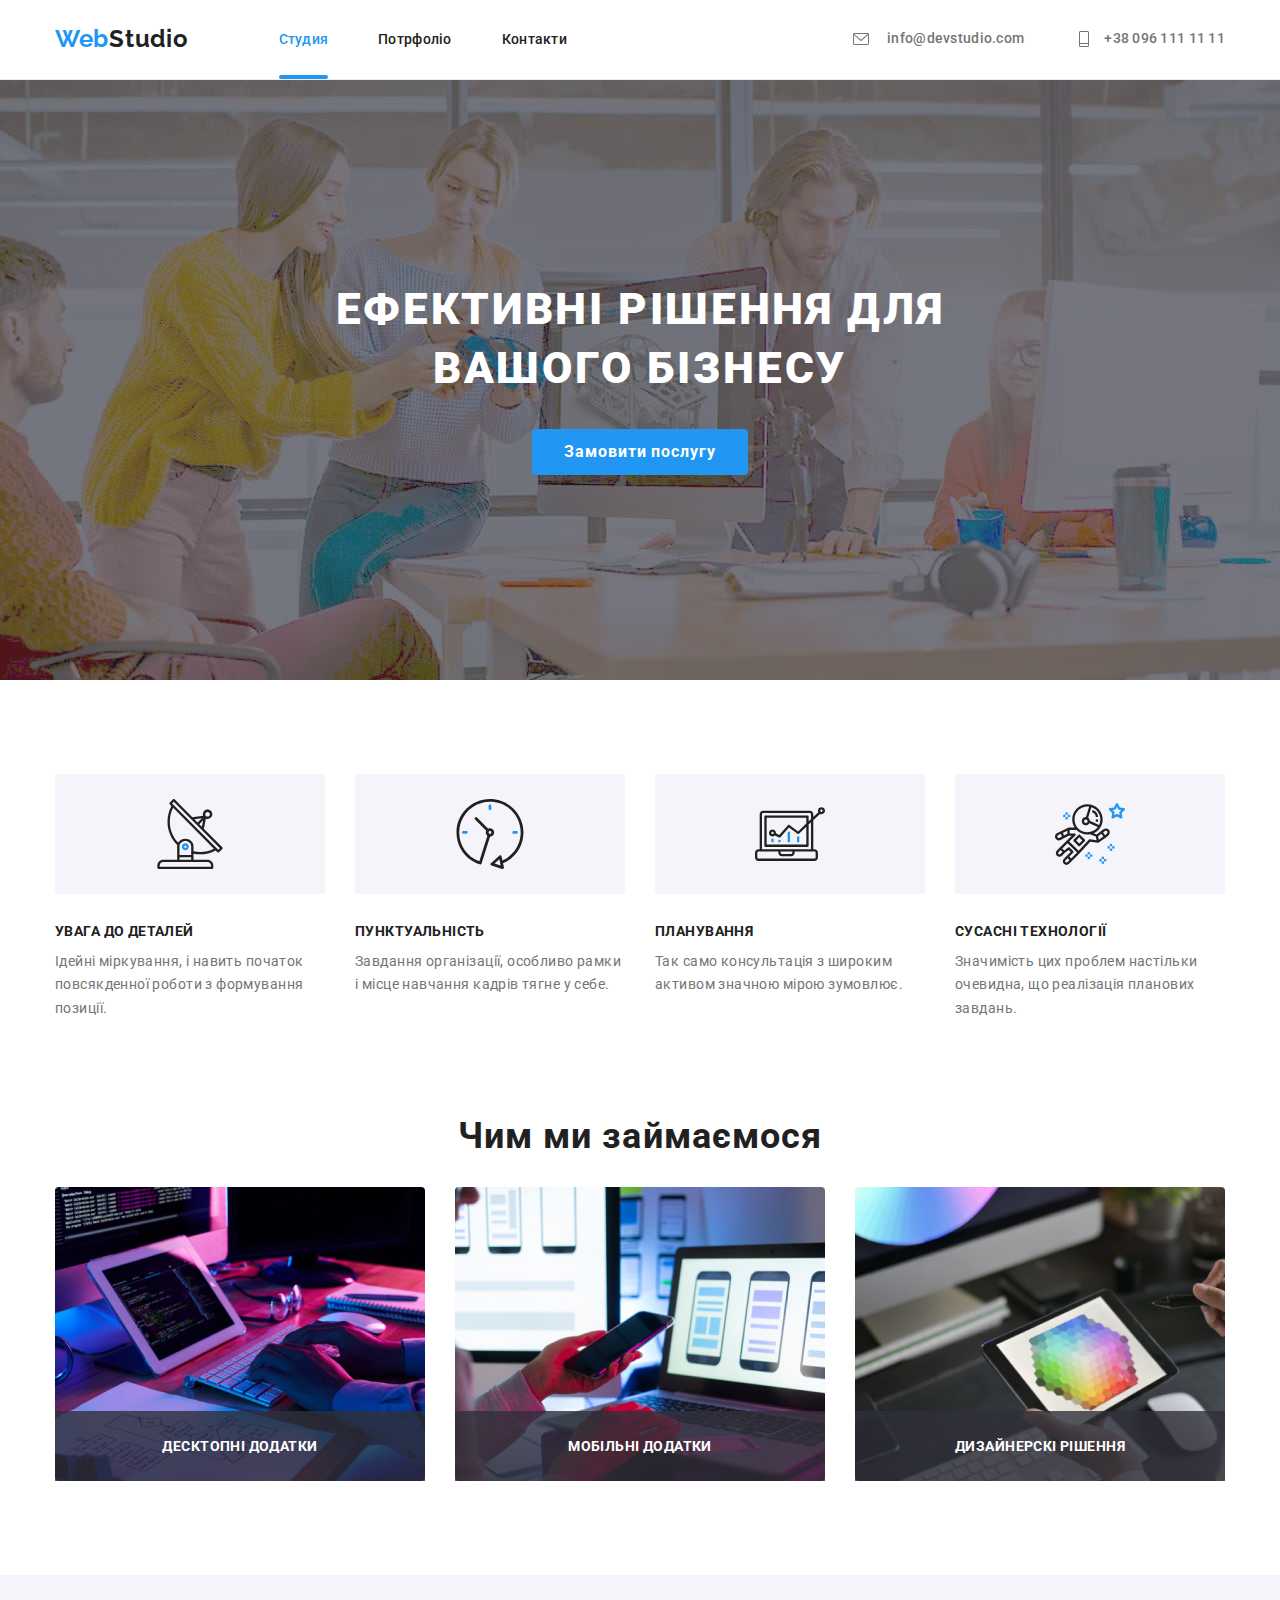
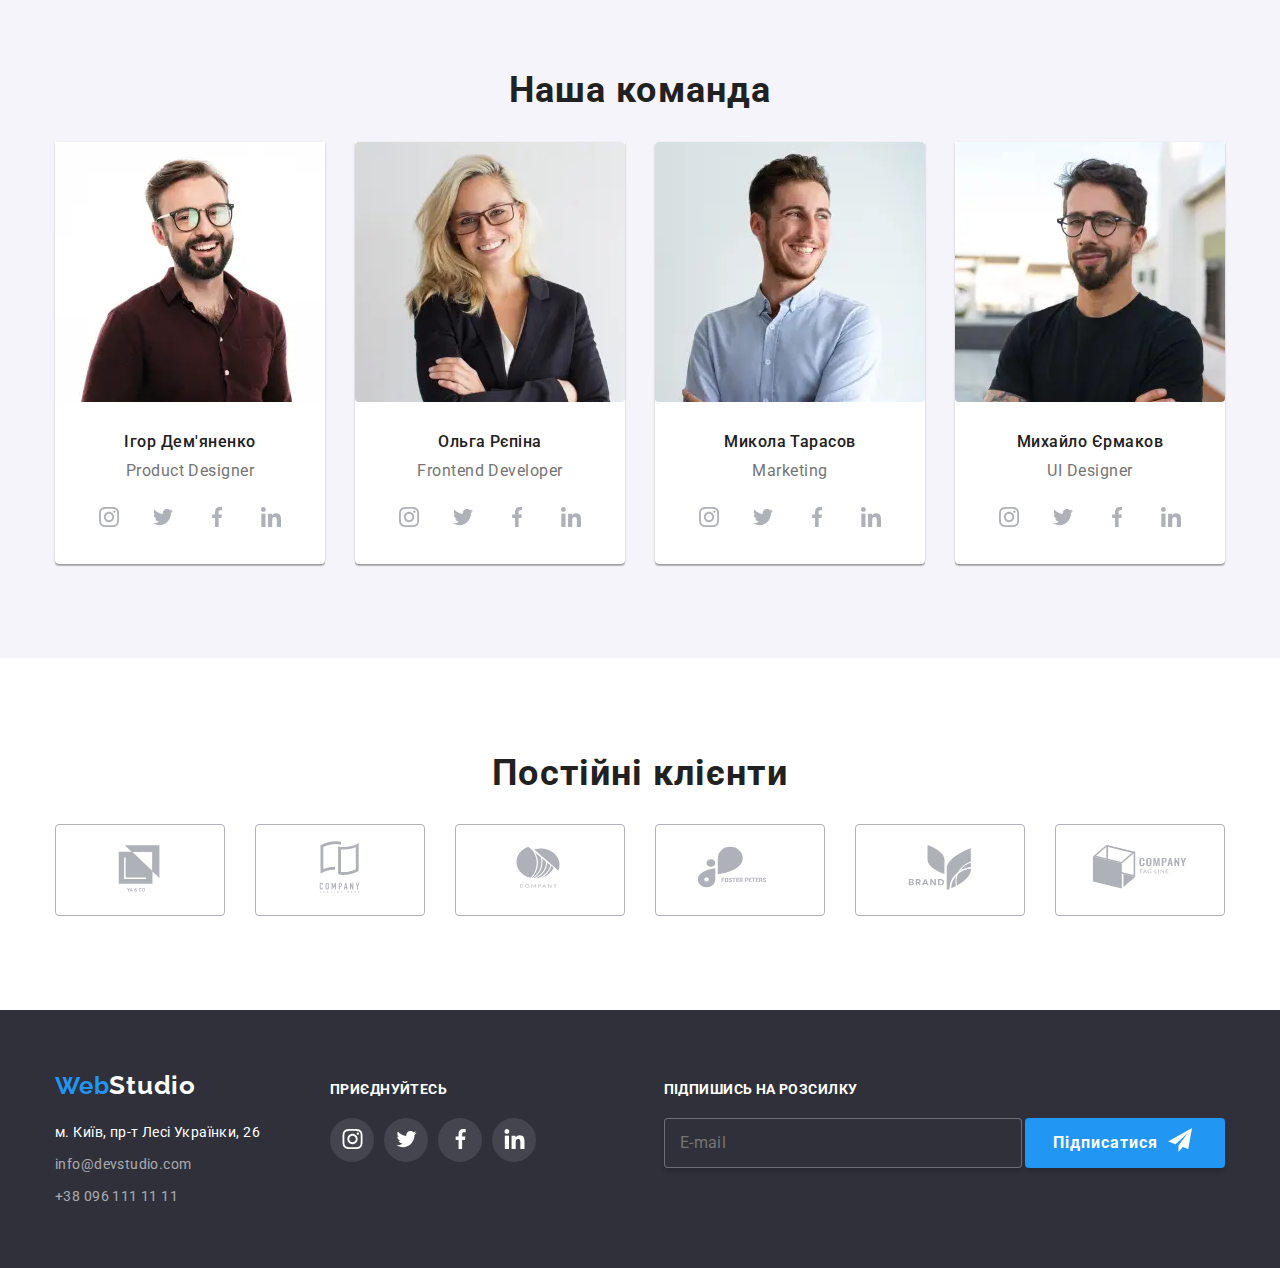
<file: index.html>
<!DOCTYPE html>
<html lang="en">
  <head>
    <meta charset="UTF-8" />
    <meta http-equiv="X-UA-Compatible" content="IE=edge" />
    <meta name="viewport" content="width=device-width, initial-scale=1.0" />
    <title>Домашнє завдання</title>

    <link
      href="https://fonts.googleapis.com/css2?family=Raleway:wght@700&family=Roboto:wght@400;500;700;900&display=swap"
      rel="stylesheet"
    />
    <link
      rel="stylesheet"
      href="https://cdnjs.cloudflare.com/ajax/libs/modern-normalize/1.1.0/modern-normalize.min.css"
    />

    <link rel="stylesheet" href="./css/main.min.css" />
  </head>
  <body>
    <!--Header-->
    <header class="page-header">
      <!--================ Navigation===================== -->

      <div class="container page-header__container">
        <nav class="header-navigation">
          <a class="nav-logo" href="./index.html"> <span class="logo-span">Web</span>Studio</a>

          <ul class="list link ul-nav">
            <li class="ul-nav__item">
              <a href="./index.html" class="nav current">Студия</a>
            </li>
            <li class="ul-nav__item">
              <a href="./portfolio.html" class="nav">Потрфоліо</a>
            </li>
            <li class="ul-nav__item">
              <a href="" class="nav">Контакти</a>
            </li>
          </ul>

          <!-- </nav> -->
        </nav>
        <button class="open-mobile-menu-btn" type="button" data-menu-open>
          <svg class="icon-mobile-menu-burger">
            <use href="./images/sprite.svg#icon-menu-burger"></use>
          </svg>
        </button>

        <!===================Autorizaciya====================== >
        <ul class="nav-aut list">
          <li class="mailto-post">
            <a class="link link-nav-mail" href="mailto:info@devstudio.com"
              >info@devstudio.com
              <svg class="mailto-item">
                <use href="./images/sprite.svg#icon-header-1"></use>
              </svg>
            </a>
          </li>

          <li class="mailto-fone">
            <a class="link link-nav-tel" href="tel:+380961111111"
              >+38 096 111 11 11
              <svg class="mailto-tel">
                <use href="./images/sprite.svg#icon-header-2" height="16"></use>
              </svg>
            </a>
          </li>
        </ul>
      </div>
      <!-- =================Mobile menu============== -->

      <div class="mobile-menu" data-menu>
        <div class="container mobile-menu__container">
          <button class="close-mobile-menu-btn" type="button" data-menu-close>
            <svg class="icon-mobile-menu-cross">
              <use href="./images/sprite.svg#icon-menu-cross"></use>
            </svg>
          </button>
          <!-- ====================nav -->
          <nav class="list">
            <li class="mobile-nav__link">
              <a href="./index.html" class="mobile-nav__item current link">Студия</a>
            </li>
            <li class="mobile-nav__link">
              <a href="./portfolio.html" class="mobile-nav__item link">Потрфоліо</a>
            </li>
            <li class="mobile-nav__link">
              <a href="" class="mobile-nav__item link">Контакти</a>
            </li>
          </nav>
          <!-- =====================contacts -->
          <ul class="list mobile-menu__contacts">
            <li><a class="mobile-menu__tel link" href="tel:+380961111111">+38 096 111 11 11</a></li>
            <li>
              <a class="mobile-menu__mail link" href="mailto:info@devstudio.com"
                >info@devstudio.com</a
              >
            </li>
          </ul>

          <!-- ==============================social -->
          <ul class="list mobile-menu__employee__social">
            <li class="employee__social__list">
              <a
                class="employee-item__social link mobile-social__item"
                href="https://www.instagram.com/"
                target="_blank"
                rel="noopener"
              >
                Instagram
              </a>
            </li>
            <li class="employee__social__list">
              <a
                class="employee-item__social link mobile-social__item"
                href="https://twitter.com/?lang=uk"
                target="_blank"
                rel="noopener"
              >
                Twitter</a
              >
            </li>
            <li class="employee__social__list">
              <a
                class="employee-item__social link mobile-social__item"
                href="https://www.facebook.com/"
                target="_blank"
                rel="noopener"
              >
                Facebook</a
              >
            </li>
            <li class="employee__social__list">
              <a
                class="employee-item__social link mobile-social__item"
                href="https://www.linkedin.com/"
                target="_blank"
                rel="noopener"
                >LinkedIn
              </a>
            </li>
          </ul>
        </div>
      </div>
    </header>
    <!--Main-->
    <main>
      <!--pointer-->

      <!==================bg==============================>

      <section class="heroy-box">
        <div class="container">
          <h1 class="main-title">
            Ефективні рішення для <br />
            вашого бізнесу
          </h1>

          <button data-modal-open type="button " class="button main-button">
            Замовити послугу
          </button>
        </div>
      </section>

      <!================our skills======================>
      <section class="section">
        <div class="container">
          <h2 class="visually-hidden">Наші скіли</h2>

          <ul class="index-skills__ul list">
            <li class="index-skills__item">
              <div class="index-skills__frame">
                <svg width="70" height="70">
                  <use href="./images/sprite.svg#icon-antenna"></use>
                </svg>
              </div>
              <h3 class="our-skills__title">Увага до деталей</h3>

              <p class="our-skills__text">
                Ідейні міркування, і навить початок повсякденної роботи з формування позиції.
              </p>
            </li>

            <li class="index-skills__item">
              <div class="index-skills__frame">
                <svg width="70" height="70">
                  <use href="./images/sprite.svg#icon-clock"></use>
                </svg>
              </div>
              <h3 class="our-skills__title">Пунктуальність</h3>
              <p class="our-skills__text">
                Завдання організації, особливо рамки і місце навчання кадрів тягне у себе.
              </p>
            </li>

            <li class="index-skills__item">
              <div class="index-skills__frame">
                <svg class="index-skills__svg" width="70" height="70">
                  <use href="./images/sprite.svg#icon-diagram"></use>
                </svg>
              </div>
              <h3 class="our-skills__title">Планування</h3>
              <p class="our-skills__text">
                Так само консультація з широким активом значною мірою зумовлює.
              </p>
            </li>

            <li class="index-skills__item">
              <div class="index-skills__frame">
                <svg class="index-skills__svg" width="70" height="70">
                  <use href="./images/sprite.svg#icon-astronaut"></use>
                </svg>
              </div>
              <h3 class="our-skills__title">Сусасні технології</h3>
              <p class="our-skills__text">
                Значимість цих проблем настільки очевидна, що реалізація планових завдань.
              </p>
            </li>
          </ul>
        </div>
      </section>
      <!====================our work======================>
      <section class="section our-work">
        <div class="container block-our-work">
          <h2 class="our-employee__title">Чим ми займаємося</h2>
          <ul class="list flex our-work-list">
            <li class="our-work__item">
              <img
                class="img-view our-work__img"
                src="./images/scheme.jpg"
                alt="scheme"
                width="370"
              />
              <div class="our-work__overlay">
                <p class="our-work__overlay-text">Десктопні додатки</p>
              </div>
            </li>
            <li class="our-work__item">
              <img class="img-view our-work__img" src="./images/app.jpg" alt="app" width="370" />
              <div class="our-work__overlay">
                <p class="our-work__overlay-text">Мобільні додатки</p>
              </div>
            </li>
            <li class="our-work__item">
              <img
                class="img-view our-work__img"
                src="./images/tablet.jpg"
                alt="tablet"
                width="370"
              />
              <div class="our-work__overlay">
                <p class="our-work__overlay-text">Дизайнерскі рішення</p>
              </div>
            </li>
          </ul>
        </div>
      </section>
      <!=====================Our employee===================>
      <section class="section section__our-employee">
        <div class="container">
          <h2 class="our-employee__title">Наша команда</h2>

          <ul class="employee-list list">
            <!-- ===================First -->
            <li class="employee-list__item">
              <div class="employee-list__thumb">
                <picture>
                  <source
                    srcset="
                      ./images/employee/com_desktop_1.webp    1x,
                      ./images/employee/com_desktop_1@2x.webp 2x
                    "
                    media="(min-width: 1200px)"
                    type="image/webp"
                  />

                  <source
                    srcset="
                      ./images/employee/com_desktop_1.jpg    1x,
                      ./images/employee/com_desktop_1@2x.jpg 2x
                    "
                    media="(min-width: 1200px)"
                  />
                  <source
                    srcset="
                      ./images/employee/com_tablet_1.webp    1x,
                      ./images/employee/com_tablet_1@2x.webp 2x
                    "
                    media="(min-width: 768px)"
                  />

                  <source
                    srcset="
                      ./images/employee/com_tablet_1.jpg    1x,
                      ./images/employee/com_tablet_1@2x.jpg 2x
                    "
                    media="(min-width: 768px)"
                  />

                  <source
                    srcset="
                      ./images/employee/com_mobile_1.webp    1x,
                      ./images/employee/com_mobile_1@2x.webp 2x
                    "
                    media="(max-width: 767px)"
                  />

                  <source
                    srcset="
                      ./images/employee/com_mobile_1.jpg    1x,
                      ./images/employee/com_mobile_1@2x.jpg 2x
                    "
                    media="(max-width: 767px)"
                  />
                  <img class="our-employee__img" src="./images/employee/com_mobile_1.jpg" alt=""
                </picture>
              </div>
              <div class="our-emloyee__content">
                <h3 class="employee">Ігор Дем'яненко</h3>
                <p class="employee-text">Product Designer</p>
                <ul class="employee-network__ul list">
                  <li class="employee-network__list">
                    <a
                      class="social-item"
                      href="https://www.instagram.com/"
                      target="_blank"
                      rel="noopener"
                    >
                      <svg lang="en" aria-label="instagram" class="social-icon">
                        <use href="./images/sprite.svg#icon-instagram" height="20"></use>
                      </svg>
                    </a>
                  </li>
                  <li class="employee-network__list">
                    <a
                      class="social-item"
                      href="https://twitter.com/?lang=uk"
                      target="_blank"
                      rel="noopener"
                    >
                      <svg lang="en" aria-label="twitter link" class="social-icon">
                        <use href="./images/sprite.svg#icon-twitter" height="20"></use></svg
                    ></a>
                  </li>
                  <li class="employee-network__list">
                    <a
                      class="social-item"
                      href="https://www.facebook.com/"
                      target="_blank"
                      rel="noopener"
                    >
                      <svg lang="en" aria-label="facebook link" class="social-icon">
                        <use href="./images/sprite.svg#icon-facebook" height="20"></use></svg
                    ></a>
                  </li>
                  <li class="employee-network__list">
                    <a
                      class="social-item"
                      href="https://www.linkedin.com/"
                      target="_blank"
                      rel="noopener"
                    >
                      <svg lang="en" aria-label="linkedin link" class="social-icon">
                        <use href="./images/sprite.svg#icon-linkedin" height="20"></use></svg
                    ></a>
                  </li>
                </ul>
              </div>
            </li>
            <!-- ====================================TWO -->
            <li class="employee-list__item">
              <div class="employee-list__thumb">
                <picture>
                  <source
                    srcset="
                      ./images/employee/com_desktop_2.webp    1x,
                      ./images/employee/com_desktop_2@2x.webp 2x
                    "
                    media="(min-width: 1200px)"
                    type="image/webp"
                  />

                  <source
                    srcset="
                      ./images/employee/com_desktop_2.jpg    1x,
                      ./images/employee/com_desktop_2@2x.jpg 2x
                    "
                    media="(min-width: 1200px)"
                  />
                  <source
                    srcset="
                      ./images/employee/com_tablet_2.webp    1x,
                      ./images/employee/com_tablet_2@2x.webp 2x
                    "
                    media="(min-width: 768px)"
                  />

                  <source
                    srcset="
                      ./images/employee/com_tablet_2.jpg    1x,
                      ./images/employee/com_tablet_2@2x.jpg 2x
                    "
                    media="(min-width: 768px)"
                  />

                  <source
                    srcset="
                      ./images/employee/com_mobile_2.webp    1x,
                      ./images/employee/com_mobile_2@2x.webp 2x
                    "
                    media="(max-width: 767px)"
                  />

                  <source
                    srcset="
                      ./images/employee/com_mobile_2.jpg    1x,
                      ./images/employee/com_mobile_2@2x.jpg 2x
                    "
                    media="(max-width: 767px)"
                  />
                  <img src="./images/employee/com_mobile_2.jpg" alt=""
                </picture>
              </div>
              <div class="our-emloyee__content">
                <h3 class="employee">Ольга Рєпіна</h3>
                <p class="employee-text">Frontend Developer</p>
                <ul class="employee-network__ul list">
                  <li class="employee-network__list">
                    <a
                      class="social-item"
                      href="https://www.instagram.com/"
                      target="_blank"
                      rel="noopener"
                    >
                      <svg lang="en" aria-label="instagram" class="social-icon">
                        <use href="./images/sprite.svg#icon-instagram" height="20"></use>
                      </svg>
                    </a>
                  </li>
                  <li class="employee-network__list">
                    <a
                      class="social-item"
                      href="https://twitter.com/?lang=uk"
                      target="_blank"
                      rel="noopener"
                    >
                      <svg lang="en" aria-label="twitter link" class="social-icon">
                        <use href="./images/sprite.svg#icon-twitter" height="20"></use></svg
                    ></a>
                  </li>
                  <li class="employee-network__list">
                    <a
                      class="social-item"
                      href="https://www.facebook.com/"
                      target="_blank"
                      rel="noopener"
                    >
                      <svg lang="en" aria-label="facebook link" class="social-icon">
                        <use href="./images/sprite.svg#icon-facebook" height="20"></use></svg
                    ></a>
                  </li>
                  <li class="employee-network__list">
                    <a
                      class="social-item"
                      href="https://www.linkedin.com/"
                      target="_blank"
                      rel="noopener"
                    >
                      <svg lang="en" aria-label="linkedin link" class="social-icon">
                        <use href="./images/sprite.svg#icon-linkedin" height="20"></use></svg
                    ></a>
                  </li>
                </ul>
              </div>
            </li>
            <!-- ======================three -->
            <li class="employee-list__item">
              <div class="employee-list__thumb">
                <picture>
                  <source
                    srcset="
                      ./images/employee/com_desktop_3.webp    1x,
                      ./images/employee/com_desktop_3@2x.webp 2x
                    "
                    media="(min-width: 1200px)"
                    type="image/webp"
                  />

                  <source
                    srcset="
                      ./images/employee/com_desktop_3.jpg    1x,
                      ./images/employee/com_desktop_3@2x.jpg 2x
                    "
                    media="(min-width: 1200px)"
                  />
                  <source
                    srcset="
                      ./images/employee/com_tablet_3.webp    1x,
                      ./images/employee/com_tablet_3@2x.webp 2x
                    "
                    media="(min-width: 768px)"
                  />

                  <source
                    srcset="
                      ./images/employee/com_tablet_3.jpg    1x,
                      ./images/employee/com_tablet_3@2x.jpg 2x
                    "
                    media="(min-width: 768px)"
                  />

                  <source
                    srcset="
                      ./images/employee/com_mobile_3.webp    1x,
                      ./images/employee/com_mobile_3@2x.webp 2x
                    "
                    media="(max-width: 767px)"
                  />

                  <source
                    srcset="
                      ./images/employee/com_mobile_3.jpg    1x,
                      ./images/employee/com_mobile_3@2x.jpg 2x
                    "
                    media="(max-width: 767px)"
                  />
                  <img src="./images/employee/com_mobile_3.jpg" alt=""
                </picture>
              </div>
              <div class="our-emloyee__content">
                <h3 class="employee">Микола Тарасов</h3>
                <p class="employee-text">Marketing</p>
                <ul class="employee-network__ul list">
                  <li class="employee-network__list">
                    <a
                      class="social-item"
                      href="https://www.instagram.com/"
                      target="_blank"
                      rel="noopener"
                    >
                      <svg lang="en" aria-label="instagram" class="social-icon">
                        <use href="./images/sprite.svg#icon-instagram" height="20"></use>
                      </svg>
                    </a>
                  </li>
                  <li class="employee-network__list">
                    <a
                      class="social-item"
                      href="https://twitter.com/?lang=uk"
                      target="_blank"
                      rel="noopener"
                    >
                      <svg lang="en" aria-label="twitter link" class="social-icon">
                        <use href="./images/sprite.svg#icon-twitter" height="20"></use></svg
                    ></a>
                  </li>
                  <li class="employee-network__list">
                    <a
                      class="social-item"
                      href="https://www.facebook.com/"
                      target="_blank"
                      rel="noopener"
                    >
                      <svg lang="en" aria-label="facebook link" class="social-icon">
                        <use href="./images/sprite.svg#icon-facebook" height="20"></use></svg
                    ></a>
                  </li>
                  <li class="employee-network__list">
                    <a
                      class="social-item"
                      href="https://www.linkedin.com/"
                      target="_blank"
                      rel="noopener"
                    >
                      <svg lang="en" aria-label="linkedin link" class="social-icon">
                        <use href="./images/sprite.svg#icon-linkedin" height="20"></use></svg
                    ></a>
                  </li>
                </ul>
              </div>
            </li>
            <!-- ===================FOUR -->
            <li class="employee-list__item">
              <div class="employee-list__thumb">
                <picture>
                  <source
                    srcset="
                      ./images/employee/com_desktop_4.webp    1x,
                      ./images/employee/com_desktop_4@2x.webp 2x
                    "
                    media="(min-width: 1200px)"
                    type="image/webp"
                  />

                  <source
                    srcset="
                      ./images/employee/com_desktop_4.jpg    1x,
                      ./images/employee/com_desktop_4@2x.jpg 2x
                    "
                    media="(min-width: 1200px)"
                  />
                  <source
                    srcset="
                      ./images/employee/com_tablet_4.webp    1x,
                      ./images/employee/com_tablet_4@2x.webp 2x
                    "
                    media="(min-width: 768px)"
                  />

                  <source
                    srcset="
                      ./images/employee/com_tablet_4.jpg    1x,
                      ./images/employee/com_tablet_4@2x.jpg 2x
                    "
                    media="(min-width: 768px)"
                  />

                  <source
                    srcset="
                      ./images/employee/com_mobile_4.webp    1x,
                      ./images/employee/com_mobile_4@2x.webp 2x
                    "
                    media="(max-width: 767px)"
                  />

                  <source
                    srcset="
                      ./images/employee/com_mobile_4.jpg    1x,
                      ./images/employee/com_mobile_4@2x.jpg 2x
                    "
                    media="(max-width: 767px)"
                  />
                  <img src="./images/employee/com_mobile_4.jpg" alt=""
                </picture>
              </div>
              <div class="our-emloyee__content">
                <h3 class="employee">Михайло Єрмаков</h3>
                <p class="employee-text">UI Designer</p>
                <ul class="employee-network__ul list">
                  <li class="employee-network__list">
                    <a
                      class="social-item"
                      href="https://www.instagram.com/"
                      target="_blank"
                      rel="noopener"
                    >
                      <svg lang="en" aria-label="instagram" class="social-icon">
                        <use href="./images/sprite.svg#icon-instagram" height="20"></use>
                      </svg>
                    </a>
                  </li>
                  <li class="employee-network__list">
                    <a
                      class="social-item"
                      href="https://twitter.com/?lang=uk"
                      target="_blank"
                      rel="noopener"
                    >
                      <svg lang="en" aria-label="twitter link" class="social-icon">
                        <use href="./images/sprite.svg#icon-twitter" height="20"></use></svg
                    ></a>
                  </li>
                  <li class="employee-network__list">
                    <a
                      class="social-item"
                      href="https://www.facebook.com/"
                      target="_blank"
                      rel="noopener"
                    >
                      <svg lang="en" aria-label="facebook link" class="social-icon">
                        <use href="./images/sprite.svg#icon-facebook" height="20"></use></svg
                    ></a>
                  </li>
                  <li class="employee-network__list">
                    <a
                      class="social-item"
                      href="https://www.linkedin.com/"
                      target="_blank"
                      rel="noopener"
                    >
                      <svg lang="en" aria-label="linkedin link" class="social-icon">
                        <use href="./images/sprite.svg#icon-linkedin" height="20"></use></svg
                    ></a>
                  </li>
                </ul>
              </div>
            </li>
          </ul>
        </div>
      </section>
      <!-- ============Main Clients============== -->
      <section class="section">
        <div class="container">
          <h2 class="main-client__title">Постійні клієнти</h2>

          <ul class="main-clients list">
            <li class="main-clients__list">
              <a class="main-clients__item" href="">
                <svg class="client-svg" width="" height="">
                  <use href="./images/sprite.svg#icon-Logo"></use>
                </svg>
              </a>
            </li>

            <li class="main-clients__list">
              <a class="client-icon" href="">
                <svg class="client-svg" width="" height="">
                  <use href="./images/sprite.svg#icon-Logo-1"></use>
                </svg>
              </a>
            </li>

            <li class="main-clients__list">
              <a class="client-icon main-clients__item" href="">
                <svg class="client-svg" width="" height="">
                  <use href="./images/sprite.svg#icon-Logo-2"></use>
                </svg>
              </a>
            </li>

            <li class="main-clients__list">
              <a class="client-icon main-clients__item" href="">
                <svg class="client-svg" width="" height="">
                  <use href="./images/sprite.svg#icon-Logo-3"></use>
                </svg>
              </a>
            </li>

            <li class="main-clients__list">
              <a class="client-icon main-clients__item" href="">
                <svg class="client-svg" width="" height="">
                  <use href="./images/sprite.svg#icon-Logo-4"></use>
                </svg>
              </a>
            </li>

            <li class="main-clients__list">
              <a class="client-icon" href="">
                <svg class="client-svg" width="" height="">
                  <use href="./images/sprite.svg#icon-Logo-5"></use>
                </svg>
              </a>
            </li>
          </ul>
        </div>
      </section>
    </main>
    <!-- ======================FOOTER=================== -->
    <footer class="footer">
      <div class="footer-flex container footer-grid">
        <div class="footer-tablet">
          <div class="footer-1">
            <a href="./index.html" class="footer-logo"> <span class="logo-span">Web</span>Studio</a>
            <address class="address">
              <ul class="footer-ul list">
                <li class="footer-item">
                  <a
                    class="footer-map"
                    href="https://goo.gl/maps/ebpLASN4Ghw9Ps9j9"
                    target="_blank"
                    rel="noopener"
                    >м. Київ, пр-т Лесі Українки, 26</a
                  >
                </li>
                <li class="footer-item">
                  <a class="footer-contact link" href="mailto:info@devstudio.com"
                    >info@devstudio.com</a
                  >
                </li>
                <li class="footer-item">
                  <a class="footer-contact link" href="tel:+380961111111">+38 096 111 11 11</a>
                </li>
              </ul>
            </address>
          </div>
          <div class="footer__comin">
            <p class="comin-title">Приєднуйтесь</p>

            <ul class="list employee__social">
              <li>
                <a
                  class="social-item employee-item__social"
                  href="https://www.instagram.com/"
                  target="_blank"
                  rel="noopener"
                >
                  <svg lang="en" aria-label="instagram link" class="social-icon-footer">
                    <use href="./images/sprite.svg#icon-instagram" height="20"></use>
                  </svg>
                </a>
              </li>
              <li>
                <a
                  class="social-item employee-item__social"
                  href="https://twitter.com/?lang=uk"
                  target="_blank"
                  rel="noopener"
                >
                  <svg lang="en" aria-label="twitter link" class="social-icon-footer">
                    <use href="./images/sprite.svg#icon-twitter" height="20"></use></svg
                ></a>
              </li>
              <li>
                <a
                  class="social-item employee-item__social"
                  href="https://www.facebook.com/"
                  target="_blank"
                  rel="noopener"
                >
                  <svg lang="en" aria-label="facebook link" class="social-icon-footer">
                    <use href="./images/sprite.svg#icon-facebook" height="20"></use></svg
                ></a>
              </li>
              <li class="hover-effect hover-effect-1">
                <a
                  class="social-item employee-item__social"
                  href="https://www.linkedin.com/"
                  target="_blank"
                  rel="noopener"
                >
                  <svg lang="en" aria-label="linkedin link" class="social-icon-footer">
                    <use href="./images/sprite.svg#icon-linkedin" height="20"></use></svg
                ></a>
              </li>
            </ul>
          </div>
        </div>
        <!-- ==============FOOTER FORM======================== -->
        <div class="footer-form">
          <p class="comin-title">Підпишись на розсилку</p>
          <form class="footer-form__colum">
            <input type="email" class="footer-form-item" placeholder="E-mail" required />
            <button submit class="link footer-form-link hover-effect" type="submit">
              Підписатися
            </button>
          </form>
        </div>
      </div>
    </footer>
    <!-- ====================Modal Window======================== -->
    <div class="backdrop is-hidden" data-modal>
      <div class="modal">
        <button data-modal-close class="modal-btn-bcg" type="button">
          <svg class="modal-button">
            <use href="./images/sprite.svg#icon-Vector"></use>
          </svg>
        </button>

        <div class="modal-form">
          <p class="modal-title">Залиште своЇ данні, ми вам передзвонимо</p>
          <form class="js-speaker-form">
            <div class="form-lable modal-for-position">
              <input
                class="form-lable-item"
                type="text"
                name="user-name"
                id="name"
                placeholder=" "
                required
              />
              <label class="form-lable-text" for="name">Ім'я</label>
              <svg class="modal-icon-svg">
                <use href="./images/sprite.svg#icon-modal"></use>
              </svg>
            </div>
            <div class="form-lable modal-for-position">
              <input
                class="form-lable-item"
                type="tel"
                name="tel"
                id="tel"
                placeholder=" "
                autocomplete="tel"
                required
              />
              <label class="form-lable-text" for="tel">Телефон</label>
              <svg class="modal-icon-svg">
                <use href="./images/sprite.svg#icon-modal-1"></use>
              </svg>
            </div>
            <div class="form-lable modal-for-position">
              <input
                class="form-lable-item"
                type="email"
                name="mail"
                id="mail"
                placeholder=" "
                autocomplete="email"
              />
              <label class="form-lable-text" for="mail">Пошта</label>
              <svg class="modal-icon-svg">
                <use href="./images/sprite.svg#icon-modal-2"></use>
              </svg>
            </div>
            <div class="form-lable for-lable-coment">
              <textarea
                class="form-lable-coment"
                name="coment"
                id="coment"
                cols="30"
                rows="10"
                placeholder="Введіть текст"
                autocomplete="off"
              ></textarea>
              <label class="form-lable-text-comment" for="coment">Коментар</label>
            </div>
            <div class="form-lable policy">
              <input class="checkbox" type="checkbox" name="policy" value="" id="policy" />
              <label class="policy-text" for="policy"
                >Погоджуюсь з розсилкою та приймаю
                <a class="policy-link" href="">Умови договору</a>
              </label>
              <svg class="policy-svg">
                <use href="./images/sprite.svg#icon-modal-3"></use>
              </svg>
            </div>

            <button class="modal-form-btn" type="submit">Відправити</button>
          </form>
        </div>
      </div>
    </div>
    <script src="./mobile-menu.js"></script>
    <script src="./modal.js"></script>
    <!-- <script>
      (() => {
        document
          .querySelector(".js-speaker-form")
          .addEventListener("submit", (e) => {
            e.preventDefault();

            new FormData(e.currentTarget).forEach((value, name) =>
              console.log(`${name}: ${value}`)
            );

            e.currentTarget.reset();
          });
      })();
    </script> -->
  </body>
</html>
</file>
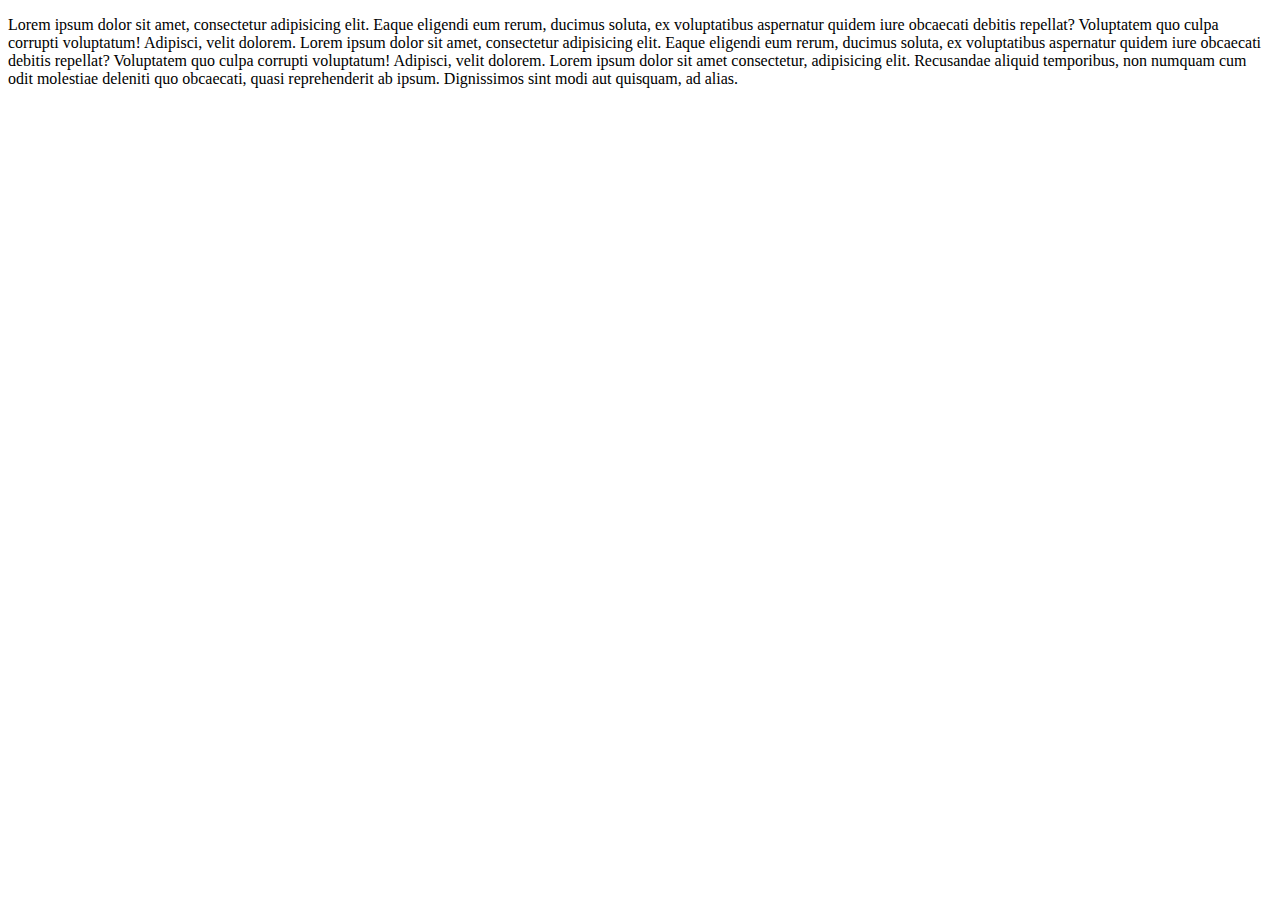
<file: index-test.html>
<!DOCTYPE html>
<html lang="en">
  <head>
    <meta charset="UTF-8" />
    <meta http-equiv="X-UA-Compatible" content="IE=edge" />
    <meta name="viewport" content="width=device-width, initial-scale=1.0" />
    <title>Document</title>
    <link rel="stylesheet" href="./css/styles.css" />
  </head>
  <body>
   
    <div class="test-blok">
      <p>
        Lorem ipsum dolor sit amet, consectetur adipisicing elit. Eaque eligendi eum rerum, ducimus
        soluta, ex voluptatibus aspernatur quidem iure obcaecati debitis repellat? Voluptatem quo
        culpa corrupti voluptatum! Adipisci, velit dolorem.
     
        Lorem ipsum dolor sit amet, consectetur adipisicing elit. Eaque eligendi eum rerum, ducimus
        soluta, ex voluptatibus aspernatur quidem iure obcaecati debitis repellat? Voluptatem quo
        culpa corrupti voluptatum! Adipisci, velit dolorem.

        Lorem ipsum dolor sit amet consectetur, adipisicing elit. Recusandae aliquid temporibus, non numquam cum odit molestiae deleniti quo obcaecati, quasi reprehenderit ab ipsum. Dignissimos sint modi aut quisquam, ad alias.
      </p>
    </div>
    <div class="test-blok"></div>
    <div class="test-blok"></div>
  </body>
</html>
</file>
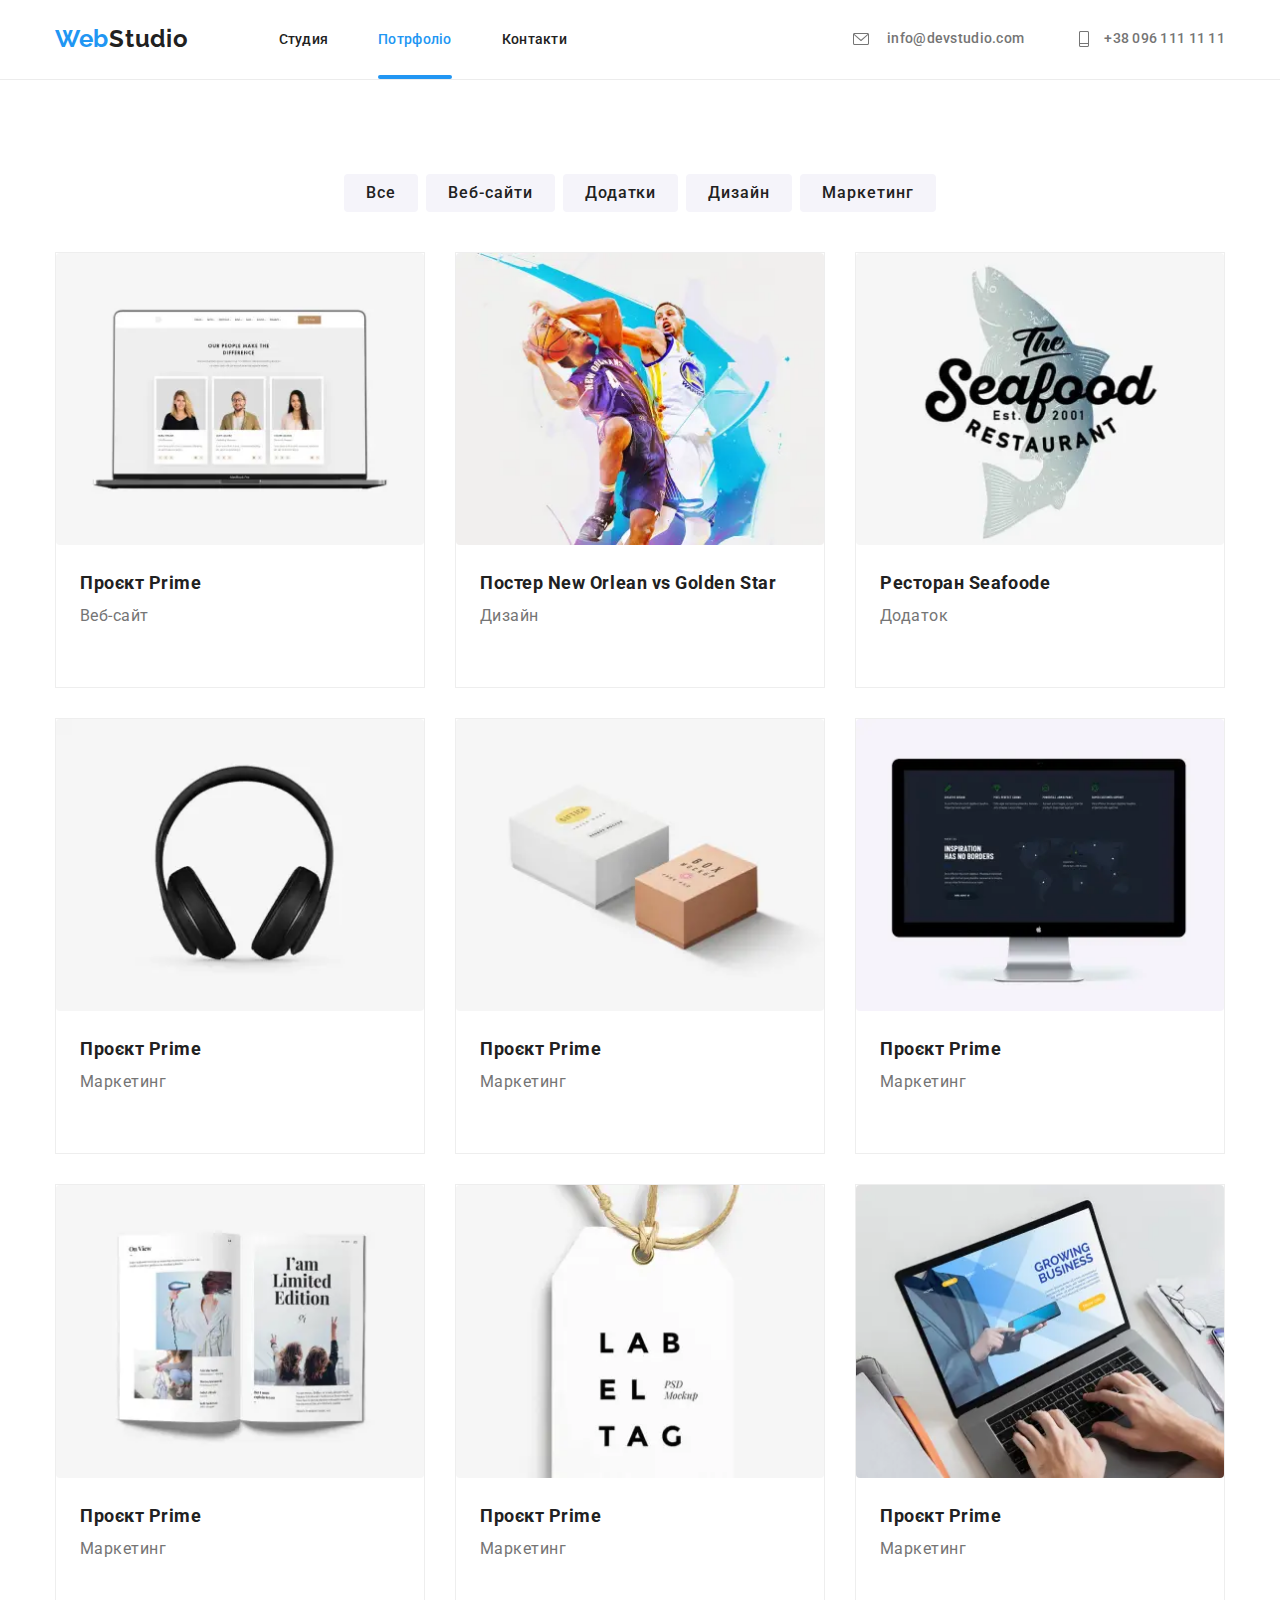
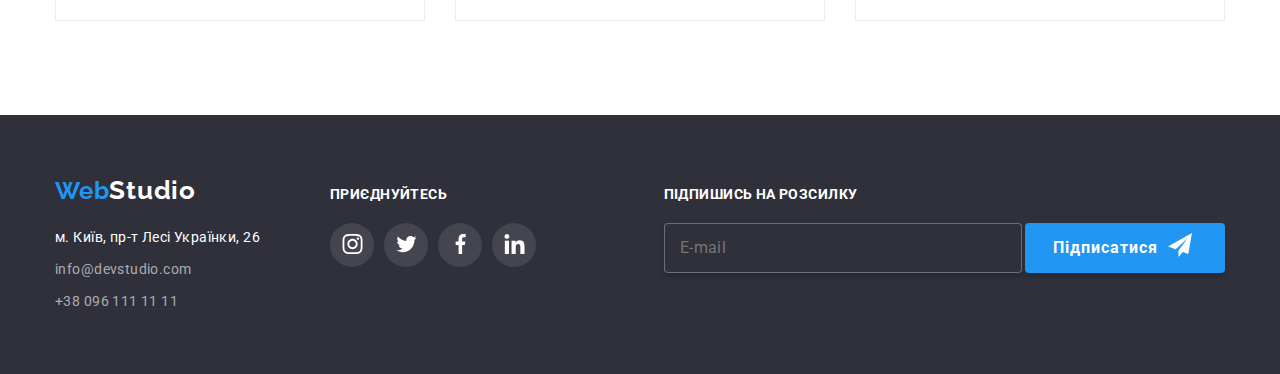
<file: portfolio.html>
<!DOCTYPE html>
<html lang="en">
  <head>
    <meta charset="UTF-8" />
    <meta http-equiv="X-UA-Compatible" content="IE=edge" />
    <meta name="viewport" content="width=device-width, initial-scale=1.0" />
    <title>Домашнє завдання</title>

    <link
      href="https://fonts.googleapis.com/css2?family=Raleway:wght@700&family=Roboto:wght@400;500;700;900&display=swap"
      rel="stylesheet"
    />
    <link
      rel="stylesheet"
      href="https://cdnjs.cloudflare.com/ajax/libs/modern-normalize/1.1.0/modern-normalize.min.css"
    />

    <link rel="stylesheet" href="./css/main.min.css" />
  </head>
  <body>
    <!--Header-->
    <header class="page-header">
      <!--================ Navigation===================== -->

      <div class="container page-header__container">
        <nav class="header-navigation">
          <a class="nav-logo" href="./index.html"> <span class="logo-span">Web</span>Studio</a>

          <ul class="list link ul-nav">
            <li class="ul-nav__item">
              <a href="./index.html" class="nav">Студия</a>
            </li>
            <li class="ul-nav__item">
              <a href="./portfolio.html" class="nav current">Потрфоліо</a>
            </li>
            <li class="ul-nav__item">
              <a href="" class="nav">Контакти</a>
            </li>
          </ul>

          <!-- </nav> -->
        </nav>
        <button class="open-mobile-menu-btn" type="button" data-menu-open>
          <svg class="icon-mobile-menu-burger">
            <use href="./images/sprite.svg#icon-menu-burger"></use>
          </svg>
        </button>

        <!===================Autorizaciya====================== >
        <ul class="nav-aut list">
          <li class="mailto-post">
            <a class="link link-nav-mail" href="mailto:info@devstudio.com"
              >info@devstudio.com
              <svg class="mailto-item">
                <use href="./images/sprite.svg#icon-header-1"></use>
              </svg>
            </a>
          </li>

          <li class="mailto-fone">
            <a class="link link-nav-tel" href="tel:+380961111111"
              >+38 096 111 11 11
              <svg class="mailto-tel">
                <use href="./images/sprite.svg#icon-header-2" height="16"></use>
              </svg>
            </a>
          </li>
        </ul>
      </div>
      <!-- =================Mobile menu============== -->

      <div class="mobile-menu" data-menu>
        <div class="container mobile-menu__container">
          <button class="close-mobile-menu-btn" type="button" data-menu-close>
            <svg class="icon-mobile-menu-cross">
              <use href="./images/sprite.svg#icon-menu-cross"></use>
            </svg>
          </button>
          <!-- ====================nav -->
          <nav class="list">
            <li class="mobile-nav__link">
              <a href="./index.html" class="mobile-nav__item link">Студия</a>
            </li>
            <li class="mobile-nav__link">
              <a href="./portfolio.html" class="mobile-nav__item link current">Потрфоліо</a>
            </li>
            <li class="mobile-nav__link">
              <a href="" class="mobile-nav__item link">Контакти</a>
            </li>
          </nav>
          <!-- =====================contacts -->
          <ul class="list mobile-menu__contacts">
            <li><a class="mobile-menu__tel link" href="tel:+380961111111">+38 096 111 11 11</a></li>
            <li>
              <a class="mobile-menu__mail link" href="mailto:info@devstudio.com"
                >info@devstudio.com</a
              >
            </li>
          </ul>

          <!-- ==============================social -->
          <ul class="list mobile-menu__employee__social">
            <li class="employee__social__list">
              <a
                class="employee-item__social link mobile-social__item"
                href="https://www.instagram.com/"
                target="_blank"
                rel="noopener"
              >
                Instagram
              </a>
            </li>
            <li class="employee__social__list">
              <a
                class="employee-item__social link mobile-social__item"
                href="https://twitter.com/?lang=uk"
                target="_blank"
                rel="noopener"
              >
                Twitter</a
              >
            </li>
            <li class="employee__social__list">
              <a
                class="employee-item__social link mobile-social__item"
                href="https://www.facebook.com/"
                target="_blank"
                rel="noopener"
              >
                Facebook</a
              >
            </li>
            <li class="employee__social__list">
              <a
                class="employee-item__social link mobile-social__item"
                href="https://www.linkedin.com/"
                target="_blank"
                rel="noopener"
                >LinkedIn
              </a>
            </li>
          </ul>
        </div>
      </div>
    </header>
    <main>
      <!--line-->

      <!======================Projects====================>
      <section class="section">
        <h1 class="section-title-portfolio visually-hidden">Portfolio</h1>
        <div class="container">
          <ul class="list flex list-project">
            <li class="item-project">
              <button type="button" class="button-seconary">Все</button>
            </li>
            <li class="item-project">
              <button type="button" class="button-seconary">Веб-сайти</button>
            </li>
            <li class="item-project">
              <button type="button" class="button-seconary">Додатки</button>
            </li>
            <li class="item-project">
              <button type="button" class="button-seconary">Дизайн</button>
            </li>
            <li class="item-project">
              <button type="button" class="button-seconary">Маркетинг</button>
            </li>
          </ul>

          <!===================Card=====================>

          <ul class="ul list flex-project">
            <!-- =================================one -->
            <li class="flex-card card__stile">
              <a class="link portfolio" href="">
                <div class="card-overlay flex">
                  <div class="exempl">
                    <p>
                      Lorem, ipsum dolor sit amet consectetur adipisicing elit. Necessitatibus
                      veritatis quidem, cum itaque alias rerum enim blanditiis sunt, distinctio,
                      numquam sed! Dicta sapiente consequatur iure eum dolorem quia ipsum porro?
                    </p>
                  </div>
                  <picture>
                    <source
                      srcset="
                        ./images/card/desktop/card_1_desktop.webp    1x,
                        ./images/card/desktop/card_1_desktop@2x.webp 2x
                      "
                      media="(min-width: 1200px)"
                      type="image/webp"
                    />

                    <source
                      srcset="
                        ./images/card/desktop/card_1_desktop.jpg    1x,
                        ./images/card/desktop/card_1_desktop@2x.jpg 2x
                      "
                      media="(min-width: 1200px)"
                    />
                    <source
                      srcset="
                        ./images/card/tablet/card_1_tablet.webp    1x,
                        ./images/card/tablet/card_1_tablet@2x.webp 2x
                      "
                      media="(min-width: 768px)"
                    />

                    <source
                      srcset="
                        ./images/card/tablet/card_1_tablet.jpg    1x,
                        ./images/card/tablet/card_1_tablet@2x.jpg 2x
                      "
                      media="(min-width: 768px)"
                    />

                    <source
                      srcset="
                        ./images/card/mobile/card_1_mobile.webp    1x,
                        ./images/card/mobile/card_1_mobile@2x.webp 2x
                      "
                      media="(max-width: 767px)"
                    />

                    <source
                      srcset="
                        ./images/card/mobile/card_1_mobile.jpg    1x,
                        ./images/card/mobile/card_1_mobile@2x.jpg 2x
                      "
                      media="(max-width: 767px)"
                    />
                    <img src="./images/employee/com_mobile_1.jpg" alt=""
                  </picture>
                </div>
                <div class="card__border">
                  <h2 class="portfolio-title">Проєкт Prime</h2>
                  <p class="pharagraf-portfolio">Веб-сайт</p>
                </div>
              </a>
            </li>
            <!-- ==============================================two -->
            <li class="flex-card card__stile">
              <a class="link portfolio" href="">
                <div class="card-overlay flex">
                  <div class="exempl">
                    <p>
                      Lorem, ipsum dolor sit amet consectetur adipisicing elit. Necessitatibus
                      veritatis quidem, cum itaque alias rerum enim blanditiis sunt, distinctio,
                      numquam sed! Dicta sapiente consequatur iure eum dolorem quia ipsum porro?
                    </p>
                  </div>
                  <picture>
                    <source
                      srcset="
                        ./images/card/desktop/card_2_desktop.webp    1x,
                        ./images/card/desktop/card_2_desktop@2x.webp 2x
                      "
                      media="(min-width: 1200px)"
                      type="image/webp"
                    />

                    <source
                      srcset="
                        ./images/card/desktop/card_2_desktop.jpg    1x,
                        ./images/card/desktop/card_2_desktop@2x.jpg 2x
                      "
                      media="(min-width: 1200px)"
                    />
                    <source
                      srcset="
                        ./images/card/tablet/card_2_tablet.webp    1x,
                        ./images/card/tablet/card_2_tablet@2x.webp 2x
                      "
                      media="(min-width: 768px)"
                    />

                    <source
                      srcset="
                        ./images/card/tablet/card_2_tablet.jpg    1x,
                        ./images/card/tablet/card_2_tablet@2x.jpg 2x
                      "
                      media="(min-width: 768px)"
                    />

                    <source
                      srcset="
                        ./images/card/mobile/card_2_mobile.webp    1x,
                        ./images/card/mobile/card_2_mobile@2x.webp 2x
                      "
                      media="(max-width: 767px)"
                    />

                    <source
                      srcset="
                        ./images/card/mobile/card_2_mobile.jpg    1x,
                        ./images/card/mobile/card_2_mobile@2x.jpg 2x
                      "
                      media="(max-width: 767px)"
                    />
                    <img src="./images/employee/com_mobile_1.jpg" alt=""
                  </picture>
                </div>
                <div class="card__border">
                  <h2 class="portfolio-title">Постер New Orlean vs Golden Star</h2>
                  <p class="pharagraf-portfolio">Дизайн</p>
                </div>
              </a>
            </li>
            <!-- =================================Three -->
            <li class="flex-card card__stile">
              <a class="link portfolio" href="">
                <div class="card-overlay flex">
                  <div class="exempl">
                    <p>
                      Lorem, ipsum dolor sit amet consectetur adipisicing elit. Necessitatibus
                      veritatis quidem, cum itaque alias rerum enim blanditiis sunt, distinctio,
                      numquam sed! Dicta sapiente consequatur iure eum dolorem quia ipsum porro?
                    </p>
                  </div>
                  <picture>
                    <source
                      srcset="
                        ./images/card/desktop/card_3_desktop.webp    1x,
                        ./images/card/desktop/card_3_desktop@2x.webp 2x
                      "
                      media="(min-width: 1200px)"
                      type="image/webp"
                    />

                    <source
                      srcset="
                        ./images/card/desktop/card_3_desktop.jpg    1x,
                        ./images/card/desktop/card_3_desktop@2x.jpg 2x
                      "
                      media="(min-width: 1200px)"
                    />
                    <source
                      srcset="
                        ./images/card/tablet/card_3_tablet.webp    1x,
                        ./images/card/tablet/card_3_tablet@2x.webp 2x
                      "
                      media="(min-width: 768px)"
                    />

                    <source
                      srcset="
                        ./images/card/tablet/card_3_tablet.jpg    1x,
                        ./images/card/tablet/card_3_tablet@2x.jpg 2x
                      "
                      media="(min-width: 768px)"
                    />

                    <source
                      srcset="
                        ./images/card/mobile/card_3_mobile.webp    1x,
                        ./images/card/mobile/card_3_mobile@2x.webp 2x
                      "
                      media="(max-width: 767px)"
                    />

                    <source
                      srcset="
                        ./images/card/mobile/card_3_mobile.jpg    1x,
                        ./images/card/mobile/card_3_mobile@2x.jpg 2x
                      "
                      media="(max-width: 767px)"
                    />
                    <img src="./images/employee/com_mobile_1.jpg" alt=""
                  </picture>
                </div>
                <div class="card__border">
                  <h2 class="portfolio-title">Ресторан Seafoode</h2>
                  <p class="pharagraf-portfolio">Додаток</p>
                </div>
              </a>
            </li>
            <!-- ===========================================Four -->
            <li class="flex-card card__stile">
              <a class="link portfolio" href="">
                <div class="card-overlay flex">
                  <div class="exempl">
                    <p>
                      Lorem, ipsum dolor sit amet consectetur adipisicing elit. Necessitatibus
                      veritatis quidem, cum itaque alias rerum enim blanditiis sunt, distinctio,
                      numquam sed! Dicta sapiente consequatur iure eum dolorem quia ipsum porro?
                    </p>
                  </div>
                  <picture>
                    <source
                      srcset="
                        ./images/card/desktop/card_4_desktop.webp    1x,
                        ./images/card/desktop/card_4_desktop@2x.webp 2x
                      "
                      media="(min-width: 1200px)"
                      type="image/webp"
                    />

                    <source
                      srcset="
                        ./images/card/desktop/card_4_desktop.jpg    1x,
                        ./images/card/desktop/card_4_desktop@2x.jpg 2x
                      "
                      media="(min-width: 1200px)"
                    />
                    <source
                      srcset="
                        ./images/card/tablet/card_4_tablet.webp    1x,
                        ./images/card/tablet/card_4_tablet@2x.webp 2x
                      "
                      media="(min-width: 768px)"
                    />

                    <source
                      srcset="
                        ./images/card/tablet/card_4_tablet.jpg    1x,
                        ./images/card/tablet/card_4_tablet@2x.jpg 2x
                      "
                      media="(min-width: 768px)"
                    />

                    <source
                      srcset="
                        ./images/card/mobile/card_4_mobile.webp    1x,
                        ./images/card/mobile/card_4_mobile@2x.webp 2x
                      "
                      media="(max-width: 767px)"
                    />

                    <source
                      srcset="
                        ./images/card/mobile/card_4_mobile.jpg    1x,
                        ./images/card/mobile/card_4_mobile@2x.jpg 2x
                      "
                      media="(max-width: 767px)"
                    />
                    <img src="./images/employee/com_mobile_1.jpg" alt=""
                  </picture>
                </div>
                <div class="card__border">
                  <h2 class="portfolio-title">Проєкт Prime</h2>
                  <p class="pharagraf-portfolio">Маркетинг</p>
                </div>
              </a>
            </li>
            <!-- =====================Five -->
            <li class="flex-card card__stile">
              <a class="link portfolio" href="">
                <div class="card-overlay flex">
                  <div class="exempl">
                    <p>
                      Lorem, ipsum dolor sit amet consectetur adipisicing elit. Necessitatibus
                      veritatis quidem, cum itaque alias rerum enim blanditiis sunt, distinctio,
                      numquam sed! Dicta sapiente consequatur iure eum dolorem quia ipsum porro?
                    </p>
                  </div>
                  <picture>
                    <source
                      srcset="
                        ./images/card/desktop/card_5_desktop.webp    1x,
                        ./images/card/desktop/card_5_desktop@2x.webp 2x
                      "
                      media="(min-width: 1200px)"
                      type="image/webp"
                    />

                    <source
                      srcset="
                        ./images/card/desktop/card_5_desktop.jpg    1x,
                        ./images/card/desktop/card_5_desktop@2x.jpg 2x
                      "
                      media="(min-width: 1200px)"
                    />
                    <source
                      srcset="
                        ./images/card/tablet/card_5_tablet.webp    1x,
                        ./images/card/tablet/card_5_tablet@2x.webp 2x
                      "
                      media="(min-width: 768px)"
                    />

                    <source
                      srcset="
                        ./images/card/tablet/card_5_tablet.jpg    1x,
                        ./images/card/tablet/card_5_tablet@2x.jpg 2x
                      "
                      media="(min-width: 768px)"
                    />

                    <source
                      srcset="
                        ./images/card/mobile/card_5_mobile.webp    1x,
                        ./images/card/mobile/card_5_mobile@2x.webp 2x
                      "
                      media="(max-width: 767px)"
                    />

                    <source
                      srcset="
                        ./images/card/mobile/card_5_mobile.jpg    1x,
                        ./images/card/mobile/card_5_mobile@2x.jpg 2x
                      "
                      media="(max-width: 767px)"
                    />
                    <img src="./images/employee/com_mobile_1.jpg" alt=""
                  </picture>
                </div>
                <div class="card__border">
                  <h2 class="portfolio-title">Проєкт Prime</h2>
                  <p class="pharagraf-portfolio">Маркетинг</p>
                </div>
              </a>
            </li>
            <!-- =============================================six -->
            <li class="flex-card card__stile">
              <a class="link portfolio" href="">
                <div class="card-overlay flex">
                  <div class="exempl">
                    <p>
                      Lorem, ipsum dolor sit amet consectetur adipisicing elit. Necessitatibus
                      veritatis quidem, cum itaque alias rerum enim blanditiis sunt, distinctio,
                      numquam sed! Dicta sapiente consequatur iure eum dolorem quia ipsum porro?
                    </p>
                  </div>
                  <picture>
                    <source
                      srcset="
                        ./images/card/desktop/card_6_desktop.webp    1x,
                        ./images/card/desktop/card_6_desktop@2x.webp 2x
                      "
                      media="(min-width: 1200px)"
                      type="image/webp"
                    />

                    <source
                      srcset="
                        ./images/card/desktop/card_6_desktop.jpg    1x,
                        ./images/card/desktop/card_6_desktop@2x.jpg 2x
                      "
                      media="(min-width: 1200px)"
                    />
                    <source
                      srcset="
                        ./images/card/tablet/card_6_tablet.webp    1x,
                        ./images/card/tablet/card_6_tablet@2x.webp 2x
                      "
                      media="(min-width: 768px)"
                    />

                    <source
                      srcset="
                        ./images/card/tablet/card_6_tablet.jpg    1x,
                        ./images/card/tablet/card_6_tablet@2x.jpg 2x
                      "
                      media="(min-width: 768px)"
                    />

                    <source
                      srcset="
                        ./images/card/mobile/card_6_mobile.webp    1x,
                        ./images/card/mobile/card_6_mobile@2x.webp 2x
                      "
                      media="(max-width: 767px)"
                    />

                    <source
                      srcset="
                        ./images/card/mobile/card_6_mobile.jpg    1x,
                        ./images/card/mobile/card_6_mobile@2x.jpg 2x
                      "
                      media="(max-width: 767px)"
                    />
                    <img src="./images/employee/com_mobile_1.jpg" alt=""
                  </picture>
                </div>
                <div class="card__border">
                  <h2 class="portfolio-title">Проєкт Prime</h2>
                  <p class="pharagraf-portfolio">Маркетинг</p>
                </div>
              </a>
            </li>
            <!-- ============================Seven -->
            <li class="flex-card card__stile">
              <a class="link portfolio" href="">
                <div class="card-overlay flex">
                  <div class="exempl">
                    <p>
                      Lorem, ipsum dolor sit amet consectetur adipisicing elit. Necessitatibus
                      veritatis quidem, cum itaque alias rerum enim blanditiis sunt, distinctio,
                      numquam sed! Dicta sapiente consequatur iure eum dolorem quia ipsum porro?
                    </p>
                  </div>
                  <picture>
                    <source
                      srcset="
                        ./images/card/desktop/card_7_desktop.webp    1x,
                        ./images/card/desktop/card_7_desktop@2x.webp 2x
                      "
                      media="(min-width: 1200px)"
                      type="image/webp"
                    />

                    <source
                      srcset="
                        ./images/card/desktop/card_7_desktop.jpg    1x,
                        ./images/card/desktop/card_7_desktop@2x.jpg 2x
                      "
                      media="(min-width: 1200px)"
                    />
                    <source
                      srcset="
                        ./images/card/tablet/card_7_tablet.webp    1x,
                        ./images/card/tablet/card_7_tablet@2x.webp 2x
                      "
                      media="(min-width: 768px)"
                    />

                    <source
                      srcset="
                        ./images/card/tablet/card_7_tablet.jpg    1x,
                        ./images/card/tablet/card_7_tablet@2x.jpg 2x
                      "
                      media="(min-width: 768px)"
                    />

                    <source
                      srcset="
                        ./images/card/mobile/card_7_mobile.webp    1x,
                        ./images/card/mobile/card_7_mobile@2x.webp 2x
                      "
                      media="(max-width: 767px)"
                    />

                    <source
                      srcset="
                        ./images/card/mobile/card_7_mobile.jpg    1x,
                        ./images/card/mobile/card_7_mobile@2x.jpg 2x
                      "
                      media="(max-width: 767px)"
                    />
                    <img src="./images/employee/com_mobile_1.jpg" alt=""
                  </picture>
                </div>
                <div class="card__border">
                  <h2 class="portfolio-title">Проєкт Prime</h2>
                  <p class="pharagraf-portfolio">Маркетинг</p>
                </div>
              </a>
            </li>
            <!-- ==========================Eyte -->
            <li class="flex-card card__stile">
              <a class="link portfolio" href="">
                <div class="card-overlay flex">
                  <div class="exempl">
                    <p>
                      Lorem, ipsum dolor sit amet consectetur adipisicing elit. Necessitatibus
                      veritatis quidem, cum itaque alias rerum enim blanditiis sunt, distinctio,
                      numquam sed! Dicta sapiente consequatur iure eum dolorem quia ipsum porro?
                    </p>
                  </div>
                  <picture>
                    <source
                      srcset="
                        ./images/card/desktop/card_8_desktop.webp    1x,
                        ./images/card/desktop/card_8_desktop@2x.webp 2x
                      "
                      media="(min-width: 1200px)"
                      type="image/webp"
                    />

                    <source
                      srcset="
                        ./images/card/desktop/card_8_desktop.jpg    1x,
                        ./images/card/desktop/card_8_desktop@2x.jpg 2x
                      "
                      media="(min-width: 1200px)"
                    />
                    <source
                      srcset="
                        ./images/card/tablet/card_8_tablet.webp    1x,
                        ./images/card/tablet/card_8_tablet@2x.webp 2x
                      "
                      media="(min-width: 768px)"
                    />

                    <source
                      srcset="
                        ./images/card/tablet/card_8_tablet.jpg    1x,
                        ./images/card/tablet/card_8_tablet@2x.jpg 2x
                      "
                      media="(min-width: 768px)"
                    />

                    <source
                      srcset="
                        ./images/card/mobile/card_8_mobile.webp    1x,
                        ./images/card/mobile/card_8_mobile@2x.webp 2x
                      "
                      media="(max-width: 767px)"
                    />

                    <source
                      srcset="
                        ./images/card/mobile/card_8_mobile.jpg    1x,
                        ./images/card/mobile/card_8_mobile@2x.jpg 2x
                      "
                      media="(max-width: 767px)"
                    />
                    <img src="./images/employee/com_mobile_1.jpg" alt=""
                  </picture>
                </div>
                <div class="card__border">
                  <h2 class="portfolio-title">Проєкт Prime</h2>
                  <p class="pharagraf-portfolio">Маркетинг</p>
                </div>
              </a>
            </li>
            <!-- ====================================Nine -->
            <li class="flex-card card__stile">
              <a class="link portfolio" href="">
                <div class="card-overlay flex">
                  <div class="exempl">
                    <p>
                      Lorem, ipsum dolor sit amet consectetur adipisicing elit. Necessitatibus
                      veritatis quidem, cum itaque alias rerum enim blanditiis sunt, distinctio,
                      numquam sed! Dicta sapiente consequatur iure eum dolorem quia ipsum porro?
                    </p>
                  </div>
                  <picture>
                    <source
                      srcset="
                        ./images/card/desktop/card_9_desktop.webp    1x,
                        ./images/card/desktop/card_9_desktop@2x.webp 2x
                      "
                      media="(min-width: 1200px)"
                      type="image/webp"
                    />

                    <source
                      srcset="
                        ./images/card/desktop/card_9_desktop.jpg    1x,
                        ./images/card/desktop/card_9_desktop@2x.jpg 2x
                      "
                      media="(min-width: 1200px)"
                    />
                    <source
                      srcset="
                        ./images/card/tablet/card_9_tablet.webp    1x,
                        ./images/card/tablet/card_9_tablet@2x.webp 2x
                      "
                      media="(min-width: 768px)"
                    />

                    <source
                      srcset="
                        ./images/card/tablet/card_9_tablet.jpg    1x,
                        ./images/card/tablet/card_9_tablet@2x.jpg 2x
                      "
                      media="(min-width: 768px)"
                    />

                    <source
                      srcset="
                        ./images/card/mobile/card_9_mobile.webp    1x,
                        ./images/card/mobile/card_9_mobile@2x.webp 2x
                      "
                      media="(max-width: 767px)"
                    />

                    <source
                      srcset="
                        ./images/card/mobile/card_9_mobile.jpg    1x,
                        ./images/card/mobile/card_9_mobile@2x.jpg 2x
                      "
                      media="(max-width: 767px)"
                    />
                    <img src="./images/employee/com_mobile_1.jpg" alt=""
                  </picture>
                </div>
                <div class="card__border">
                  <h2 class="portfolio-title">Проєкт Prime</h2>
                  <p class="pharagraf-portfolio">Маркетинг</p>
                </div>
              </a>
            </li>
          </ul>
        </div>
      </section>
    </main>
    <footer class="footer">
      <div class="footer-flex container footer-grid">
        <div class="footer-tablet">
          <div class="footer-1">
            <a href="./index.html" class="footer-logo"> <span class="logo-span">Web</span>Studio</a>
            <address class="address">
              <ul class="footer-ul list">
                <li class="footer-item">
                  <a
                    class="footer-map"
                    href="https://goo.gl/maps/ebpLASN4Ghw9Ps9j9"
                    target="_blank"
                    rel="noopener"
                    >м. Київ, пр-т Лесі Українки, 26</a
                  >
                </li>
                <li class="footer-item">
                  <a class="footer-contact link" href="mailto:info@devstudio.com"
                    >info@devstudio.com</a
                  >
                </li>
                <li class="footer-item">
                  <a class="footer-contact link" href="tel:+380961111111">+38 096 111 11 11</a>
                </li>
              </ul>
            </address>
          </div>
          <div class="footer__comin">
            <p class="comin-title">Приєднуйтесь</p>

            <ul class="list employee__social">
              <li>
                <a
                  class="social-item employee-item__social"
                  href="https://www.instagram.com/"
                  target="_blank"
                  rel="noopener"
                >
                  <svg lang="en" aria-label="instagram link" class="social-icon-footer">
                    <use href="./images/sprite.svg#icon-instagram" height="20"></use>
                  </svg>
                </a>
              </li>
              <li>
                <a
                  class="social-item employee-item__social"
                  href="https://twitter.com/?lang=uk"
                  target="_blank"
                  rel="noopener"
                >
                  <svg lang="en" aria-label="twitter link" class="social-icon-footer">
                    <use href="./images/sprite.svg#icon-twitter" height="20"></use></svg
                ></a>
              </li>
              <li>
                <a
                  class="social-item employee-item__social"
                  href="https://www.facebook.com/"
                  target="_blank"
                  rel="noopener"
                >
                  <svg lang="en" aria-label="facebook link" class="social-icon-footer">
                    <use href="./images/sprite.svg#icon-facebook" height="20"></use></svg
                ></a>
              </li>
              <li class="hover-effect hover-effect-1">
                <a
                  class="social-item employee-item__social"
                  href="https://www.linkedin.com/"
                  target="_blank"
                  rel="noopener"
                >
                  <svg lang="en" aria-label="linkedin link" class="social-icon-footer">
                    <use href="./images/sprite.svg#icon-linkedin" height="20"></use></svg
                ></a>
              </li>
            </ul>
          </div>
        </div>
        <!-- ==============FOOTER FORM======================== -->
        <div class="footer-form">
          <p class="comin-title">Підпишись на розсилку</p>
          <form class="footer-form__colum">
            <input type="email" class="footer-form-item" placeholder="E-mail" required />
            <button submit class="link footer-form-link hover-effect" type="submit">
              Підписатися
            </button>
          </form>
        </div>
      </div>
    </footer>
    <script src="./mobile-menu.js"></script>
  </body>
</html>
</file>
<file: css/styles.css>
/*========Utilits=============  */

/*============Navigation=========*/

/*======Autirizator======*/

/*====================== bg index=================*/

/*================== Skills index=================*/

/* ===================Our employee index============== */

/*=============== our work index===============*/

/* ============Main Clients============== */

/*==================footer===================*/

/*=====================Portfolio===================*/

/*secondary text #212121 */
/*main  text #757575 */
/* white #FFFFFF */
/* blue #2196F3*/
/* footer rgba(255, 255, 255, 0.6) */
/* background #F5F5F5 */
/* bacgraund grey #F5F4FA */
/* background akcent #2F303A */

/* Header portfolio*/

/* Section portfolio*/

/* .section-title-portfolio{
                padding: 0;
                margin: 0;
            } */

/*===============Our comand===========*/

/* ========PORTFOLIO========= */

/* ===============Projects=================== */

/* ===================Card====================== */

/* ==========index-test============ */

/* .test-section {
  display: flex;
  padding: 200px 0;
  outline: 2px solid teal;
  background-color: #212121;
}

.test-object {
  max-width: 1600px;
  height: 450px;
  outline: 1px solid tomato;
  background-color: #2196f3;
  background-position: center;
}

.test-object-2 {
  max-width: 1600px;
  height: 450px;
  outline: 1px solid tomato;
  background-color: #2196f3;
  background-position: center;
} */

/* ==============Modal Windov========== */
</file>
<file: css/main.min.css>
:root{--primary-text-color: #757575;--title-text-color: #212121;--accent-text-color: #2196f3;--primary-white-color: #ffffff;--ptimary-heroy-color: #c4c4c4;--background-button: #f5f4fa;--primary-footer-color: #2f303a;--primary-icon-color: #afb1b8}.visually-hidden{position:absolute;width:1px;height:1px;margin:-1px;border:0;padding:0;white-space:nowrap;clip-path:inset(100%);clip:rect(0 0 0 0);overflow:hidden}html{box-sizing:border-box}*,*::before,*::after{box-sizing:inherit}body{font-family:Roboto,sans-serif;color:var(--primary-text-color);background-color:var(--primary-white-color);font-size:14px;letter-spacing:.03em}h1,h2,h3,h4,p{margin:0}img{display:block;width:100%;height:auto;border:none;border-radius:4px}.link{text-decoration:none}.list{list-style:none;padding:0;margin:0;transition:color 250ms cubic-bezier(0.4, 0, 0.2, 1)}.flex{display:flex;align-items:center}@media screen and (max-width: 1199px){.section{padding-top:60px;padding-bottom:60px}}@media screen and (min-width: 1200px){.section{padding-top:94px;padding-bottom:94px}}.container{padding-left:15px;padding-right:15px}@media screen and (min-width: 480px){.container{width:480px;margin-left:auto;margin-right:auto}}@media screen and (min-width: 768px){.container{width:768px}}@media screen and (min-width: 1200px){.container{width:1200px}}.logo-span{color:var(--accent-text-color);font-family:Raleway;font-size:24px;font-weight:700}.nav-logo{text-decoration:none;color:var(--title-text-color);font-family:Raleway,sans-serif;font-size:24px;font-weight:700;line-height:1.19;letter-spacing:.03em;transition:color 250ms cubic-bezier(0.4, 0, 0.2, 1)}.nav-logo:focus,.nav-logo:hover{color:var(--accent-text-color)}@media screen and (max-width: 767px){.mobile-menu{position:fixed;top:0;left:0;z-index:100;width:100%;height:100%;background:#fff;box-shadow:0px 4px 8px rgba(0,0,0,.04),0px 2px 4px rgba(0,0,0,.08),0px 1px 3px rgba(0,0,0,.16);opacity:0;visibility:hidden;pointer-events:none;transition:opacity 250ms cubic-bezier(0.4, 0, 0.2, 1)}.mobile-menu.is-open{opacity:1;visibility:visible;pointer-events:auto}.mobile-menu__container{position:relative;padding-left:40px;padding-top:48px;padding-bottom:48px;display:flex;flex-direction:column;height:100%}.close-mobile-menu-btn{position:absolute;top:10px;right:15px;padding:0;background-color:rgba(0,0,0,0);border:none;line-height:0;cursor:pointer}.open-mobile-menu-btn{cursor:pointer}.close-mobile-menu-btn:focus .icon-mobile-menu-cross{fill:var(--accent-text-color)}.icon-mobile-menu-cross{height:40px;width:40px}.mobile-nav__item{font-family:Roboto,sans-serif;font-weight:500;font-size:40px;line-height:1.17;text-align:center;letter-spacing:.02em;color:var(--title-text-color)}.mobile-nav__link:not(:last-child){margin-bottom:36px}.mobile-menu__contacts{margin-top:auto}.mobile-menu__contacts li+li{margin-top:32px}.mobile-menu__employee__social{margin-top:64px}.mobile-menu__employee__social li+li{border-left:1px solid rgba(33,33,33,.2)}.employee__social__list:not(:last-child){margin-right:10px}.employee__social__list:not(:first-child){padding-left:10px}.mobile-social__item{color:var(--accent-text-color);font-family:Roboto,sans-serif;font-style:normal;font-weight:500;font-size:18px;line-height:1.6;letter-spacing:.02em;color:var(--accent-text-color);padding-bottom:15px}.mobile-menu__employee__social{display:flex;flex-wrap:wrap}.mobile-menu__tel{font-family:Roboto,sans-serif;font-style:normal;font-weight:500;font-size:34px;line-height:1.17;letter-spacing:.02em;color:var(--accent-text-color)}.mobile-menu__mail{font-family:Roboto,sans-serif;font-style:normal;font-weight:500;font-size:24px;line-height:1.16;letter-spacing:.02em;color:var(--primary-text-color)}}@media screen and (min-width: 768px){.close-mobile-menu-btn,.mobile-menu{display:none}}.page-header{border-bottom:1px solid #ececec}.page-header__container{display:flex;position:relative}@media screen and (max-width: 767px){.page-header__container{display:flex;align-items:center;justify-content:space-between}.ul-nav{display:none}.nav-aut{display:none}.open-mobile-menu-btn{line-height:0;border:none;padding:0;background-color:rgba(0,0,0,0)}.icon-mobile-menu-burger{width:40px;height:40px}.page-header{padding-top:10px;padding-bottom:10px}}@media screen and (min-width: 768px){.open-mobile-menu-btn{display:none}.page-header__container{display:flex;align-items:center;padding-top:18px;padding-bottom:18px}.header-navigation{display:flex}.ul-nav{display:flex;align-items:center}.nav{font-size:14px;color:var(--title-text-color);text-decoration:none;font-family:Roboto;font-weight:500;line-height:1.14;letter-spacing:.02em;transition:color 250ms cubic-bezier(0.4, 0, 0.2, 1)}.nav:focus,.nav:hover{color:var(--accent-text-color)}.ul-nav{margin-left:88px}.ul-nav li+li{margin-left:50px}.ul-nav .mailto{width:34px;height:34px}.nav-aut li+li{margin-top:9px}.nav-aut{margin-left:auto}.nav-aut a{color:var(--primary-text-color);font-weight:500;line-height:1.14;letter-spacing:.02em;transition:color 250ms cubic-bezier(0.4, 0, 0.2, 1)}.link-nav-tel,.link-nav-mail{display:flex;justify-content:flex-end;font-family:"Roboto",sans-serif;font-weight:500;font-size:12px;line-height:1,166;letter-spacing:.02em;color:var(--primary-text-color)}.link-nav-tel,.link-nav-mail{flex-direction:row-reverse}.mailto-item,.mailto-tel{width:20px;height:16px;margin-right:10px;fill:currentColor}.link-nav-mail:hover,.link-nav-mail:focus{color:var(--accent-text-color)}.link-nav-tel:hover,.link-nav-tel:focus{color:var(--accent-text-color)}}.nav.current::after{content:"";position:absolute;display:block;width:100%;height:4px;background-color:var(--accent-text-color);bottom:0;border-radius:2px;margin-bottom:-32px}.current{color:var(--accent-text-color);position:relative}@media screen and (min-width: 1200px){.page-header__container{padding-top:25px;padding-bottom:25px}.link-nav-tel,.link-nav-mail,.nav{font-size:14px}.ul-nav{margin-left:90px}.nav-aut li+li{margin-top:0px}.nav-aut{margin-left:auto;display:flex}.nav-aut li+li{margin-left:50px}.nav-aut a{color:var(--primary-text-color);font-weight:500;line-height:1.14;letter-spacing:.02em;transition:color 250ms cubic-bezier(0.4, 0, 0.2, 1)}.clients{background-color:rgba(245,244,250,.0784313725)}.mailto-fone,.mailto-post{align-items:center;display:inline-flex}.mailto-item{width:32px;height:16px;fill:currentColor}.mailto-tel{width:20px;height:16px;fill:currentColor}.header{border-bottom:1px solid #ececec;max-width:1600px;margin-left:auto;margin-right:auto}}.title{margin:0;font-family:Roboto,sans-serif;font-size:14px;font-weight:700;line-height:16px;letter-spacing:.03em;text-transform:uppercase}.section-title{margin-bottom:50px;color:var(--title-text-color);font-size:36px;font-weight:700;line-height:1.17;letter-spacing:.03em}.main-title{margin-bottom:30px;color:var(--primary-white-color);font-family:Roboto,sans-serif;font-size:44px;font-weight:900;line-height:1.36;text-transform:uppercase;letter-spacing:.06em}.button{padding:10px 32px;border-radius:4px;border:none;color:var(--primary-white-color);background-color:var(--accent-text-color);font-family:Roboto,sans-serif;font-size:16px;font-weight:700;line-height:1.62;letter-spacing:.06em;cursor:pointer;transition:background-color 250ms cubic-bezier(0.4, 0, 0.2, 1)}.button:focus,.button:hover{background-color:#c4c4c4}.button-seconary{padding:6px 22px;border-radius:4px;color:var(--title-text-color);background-color:var(--background-button);font-family:Roboto,sans-serif;font-size:16px;font-weight:500;line-height:1.625;letter-spacing:.06em;border:none;cursor:pointer;transition:background-color 250ms cubic-bezier(0.4, 0, 0.2, 1),color 250ms cubic-bezier(0.4, 0, 0.2, 1),box-shadow 250ms cubic-bezier(0.4, 0, 0.2, 1)}.button-seconary:focus,.button-seconary:hover{color:var(--primary-white-color);background-color:var(--accent-text-color);box-shadow:0px 3px 1px rgba(0,0,0,.1),0px 1px 2px rgba(0,0,0,.08),0px 2px 2px rgba(0,0,0,.12)}.footer-logo{margin-bottom:20px;display:inline-block;text-decoration:none;color:var(--primary-white-color);font-family:Raleway,sans-serif;font-size:26px;font-weight:700;line-height:1.19;letter-spacing:.03em;transition:color 250ms cubic-bezier(0.4, 0, 0.2, 1)}.footer-logo:hover,.footer-logo:focus{color:var(--accent-text-color)}.comin-title{margin-bottom:20px;line-height:1.14;letter-spacing:.03em;text-transform:uppercase;color:var(--primary-white-color);font-weight:700}.social-icon-footer{width:21px;height:21px;fill:var(--primary-white-color)}.footer-form-item{width:100%;height:50px;color:var(--primary-text-color);box-shadow:0px 4px 4px rgba(0,0,0,.15);border-radius:4px;background-color:var(--primary-footer-color);padding:16px 15px;font-size:16px;line-height:1.25;letter-spacing:.03em;border:1px solid rgba(255,255,255,.3)}.footer-form-item:hover{border:1px solid var(--accent-text-color)}.footer-form-item:placeholder-shown{background-color:var(--primary-footer-color);transition:250ms cubic-bezier(0.4, 0, 0.2, 1)}.footer-form-item:not(:placeholder-shown){background-color:rgba(255,255,255,.6);color:var(--title-text-color)}.form-lable-item input[type=text]:hover{background-color:var(--primary-white-color)}.footer-form-link{display:inline-flex;width:200px;height:50px;background:var(--accent-text-color);box-shadow:0px 4px 4px rgba(0,0,0,.15);border-radius:4px;color:var(--primary-white-color);font-weight:700;font-size:16px;line-height:1.87;letter-spacing:.06em;padding-top:10px;padding-bottom:10px;padding-left:28px;padding-right:28px;transition:250ms cubic-bezier(0.4, 0, 0.2, 1);border:none;cursor:pointer}.footer-form-link::after{content:"";display:flex;width:24px;height:24px;background-size:contain;background-image:url(../images/send.svg);justify-content:center;align-items:center;margin-left:10px}.hover-effect{position:relative}.hover-effect-1::before,.hover-effect::before{background:rgba(255,255,255,.3);content:"";inset:0;position:absolute;transform:scaleX(0);transition:transform .3s ease-in-out;z-index:2;border-radius:4px}.hover-effect-1::before{border-radius:50%}.hover-effect:hover::before{transform:scaleX(1)}@media screen and (min-width: 480px){.footer-form-item{width:450px}}@media screen and (min-width: 1200px){.footer-form-item{width:358px}}.heroy-box{height:400px;max-width:480px;background-image:linear-gradient(rgba(47, 48, 58, 0.4), rgba(47, 48, 58, 0.4)),url(../images/bg/bg-mobile.jpg);background-position:center top;margin-left:auto;margin-right:auto;background-repeat:no-repeat;background-size:cover;background-position:center;text-align:center;outline:rgba(0,0,0,0);padding-top:118px;padding-bottom:118px}.main-title{margin-bottom:30px;color:var(--primary-white-color);font-family:Roboto,sans-serif;font-size:26px;font-weight:900;line-height:1.61;text-transform:uppercase;letter-spacing:.06em}@media screen and (min-width: 480px){.heroy-box{background-image:linear-gradient(rgba(47, 48, 58, 0.4), rgba(47, 48, 58, 0.4)),url(../images/bg/bg-mobile.jpg)}}@media screen and (min-device-pixel-ratio: 2)and (min-width: 480px),screen and (min-resolution: 192dpi)and (min-width: 480px),screen and (min-resolution: 2dppx)and (min-width: 480px){.heroy-box{max-width:480px;background-image:linear-gradient(rgba(47, 48, 58, 0.4), rgba(47, 48, 58, 0.4)),url(../images/bg/bg-mobile@2x.jpg)}}@media screen and (min-width: 768px){.heroy-box{max-width:768px;background-image:linear-gradient(rgba(47, 48, 58, 0.4), rgba(47, 48, 58, 0.4)),url(../images/bg/bg-tablet.jpg)}}@media screen and (min-device-pixel-ratio: 2)and (min-width: 768px),screen and (min-resolution: 192dpi)and (min-width: 768px),screen and (min-resolution: 2dppx)and (min-width: 768px){.heroy-box{max-width:768px;background-image:linear-gradient(rgba(47, 48, 58, 0.4), rgba(47, 48, 58, 0.4)),url(../images/bg/bg-tablet@2x.jpg)}}@media screen and (min-width: 1200px){.main-title{font-size:44px;line-height:1.36}.heroy-box{padding-top:200px;padding-bottom:200px;background-image:linear-gradient(rgba(47, 48, 58, 0.4), rgba(47, 48, 58, 0.4)),url(../images/bg/bg-desktop.jpg);max-width:1600px;height:600px}}@media screen and (min-device-pixel-ratio: 2)and (min-width: 1200px),screen and (min-resolution: 192dpi)and (min-width: 1200px),screen and (min-resolution: 2dppx)and (min-width: 1200px){.heroy-box{background-image:linear-gradient(rgba(47, 48, 58, 0.4), rgba(47, 48, 58, 0.4)),url(../images/bg/bg-desktop@2x.jpg);max-width:1600px;height:auto}}@media screen and (max-width: 1199px){.our-work{display:none}}@media screen and (min-width: 1200px){.our-work{display:block;padding-top:0}.our-work__item{position:relative}.our-work__item:not(:last-child){margin-right:30px}.our-work__overlay{position:absolute;left:0;bottom:0;width:100%;height:23.8%;font-weight:700;background-color:rgba(47,48,58,.8);padding-top:27px;padding-bottom:27px}.our-work__overlay-text{text-transform:uppercase;text-align:center;color:var(--primary-white-color);text-align:1.14;letter-spacing:.03em;font-family:"Roboto";font-style:normal;font-weight:700;font-size:14px;line-height:16px;text-align:center;letter-spacing:.03em;text-transform:uppercase;color:#fff}}.our-employee__title{font-family:Roboto,sans-serif;font-style:normal;font-weight:700;font-size:28px;line-height:1.17;text-align:center;letter-spacing:.03em;color:var(--title-text-color);margin-bottom:30px}.employee{margin-top:30px;margin-bottom:10px;font-family:Roboto,sans-serif;font-style:normal;font-weight:500;font-size:16px;line-height:1.19;text-align:center;letter-spacing:.03em;color:var(--title-text-color)}.our-emloyee__content{padding-bottom:24px}.employee-text{font-family:Roboto,sans-serif;font-style:normal;font-weight:400;font-size:16px;line-height:1.19;text-align:center;letter-spacing:.03em;color:var(--primary-text-color)}.employee-network__ul{margin-top:16px;display:flex;justify-content:center;align-items:center}.employee-network__ul li+li{margin-left:10px}.employee-list__item{background:#fff;box-shadow:0px 1px 3px rgba(0,0,0,.12),0px 1px 1px rgba(0,0,0,.14),0px 2px 1px rgba(0,0,0,.2);border-radius:0px 0px 4px 4px}.social-icon{width:21x;height:21px;fill:var(--primary-icon-color)}.social-item{display:flex;align-items:center;justify-content:center;width:44px;height:44px;background-color:rgba(255,255,255,.1);border-radius:50%;cursor:pointer;color:var(--primary-icon-color);transition:background-color 250ms cubic-bezier(0.4, 0, 0.2, 1),color 250ms cubic-bezier(0.4, 0, 0.2, 1)}@media screen and (max-width: 767px){.employee-list__item:not(:last-child){margin-bottom:30px}}.employee-list{display:grid}@media screen and (max-width: 480px){.employee-list{max-width:450px}}@media screen and (min-width: 480px){.employee-list{width:450px}}@media screen and (min-width: 768px){.employee-list{width:738px;grid-template-columns:repeat(2, 1fr);column-gap:30px;row-gap:30px}.employee-list .employee-list__thumb{width:354px;height:374px}}@media screen and (min-width: 1200px){.employee-list{width:1170px;grid-template-columns:repeat(4, 1fr);column-gap:30px}.employee-list .employee-list__thumb{width:270px;height:260px}}.employee-list .employee-list__img-view{width:100%;height:100%}@media screen and (min-width: 1200px){.social-item{background-color:rgba(255,255,255,.1);border-radius:50%;cursor:pointer;color:var(--primary-icon-color);transition:background-color 250ms cubic-bezier(0.4, 0, 0.2, 1),color 250ms cubic-bezier(0.4, 0, 0.2, 1)}.social-item:hover,.social-item:focus{background-color:var(--accent-text-color);color:var(--primary-white-color)}.social-icon{fill:currentColor}.our-employee__title{font-size:36px}}.section__our-employee{background-color:var(--background-button)}.main-client__title{font-family:Roboto,sans-serif;font-style:normal;font-weight:700;font-size:28px;line-height:1.17;text-align:center;letter-spacing:.03em;color:var(--title-text-color);margin-bottom:30px}.client-svg{fill:var(--primary-icon-color);width:106px;height:60px}.main-clients__list:hover .client-svg,.main-clients__list:focus .client-svg{fill:var(--accent-text-color)}.main-clients__list{border:1px solid var(--primary-icon-color);border-radius:4px;justify-content:center;align-items:center;display:flex;color:var(--primary-icon-color)}.main-clients__list:hover,.main-clients__list:focus{border-color:var(--accent-text-color);color:var(--accent-text-color)}.main-clients{display:grid;column-gap:30px;row-gap:30px}@media screen and (max-width: 479px){.main-clients{grid-template-columns:repeat(2, 1fr)}.main-clients .main-clients__list{max-width:210px;height:92px}}@media screen and (min-width: 480px){.main-clients{grid-template-columns:repeat(2, 1fr)}.main-clients .main-clients__list{width:210px;height:92px}}@media screen and (min-width: 768px){.main-clients{grid-template-columns:repeat(3, 1fr)}.main-clients .main-clients__list{width:226px;height:92px}}@media screen and (min-width: 1200px){.main-clients{grid-template-columns:repeat(6, 1fr)}.main-clients .main-clients__list{width:170px;height:92px;transition:background-color 250ms cubic-bezier(0.4, 0, 0.2, 1),color 250ms cubic-bezier(0.4, 0, 0.2, 1)}}@media screen and (min-width: 1200px){.main-client__title{font-size:36px}}.index-skills__frame{width:100%;height:120px;display:flex;align-items:center;justify-content:center;background-color:var(--background-button);border-radius:4px;margin-bottom:30px}.our-skills__title{margin-bottom:10px;font-family:Roboto,sans-serif;font-style:normal;font-weight:700;font-size:14px;line-height:1.14;letter-spacing:.03em;text-transform:uppercase;color:var(--title-text-color)}.our-skills__text{font-family:Roboto,sans-serif;font-style:normal;font-weight:400;font-size:14px;line-height:1.71;color:var(--primary-text-color)}.index-skills__ul{display:grid}@media screen and (min-width: 480px){.index-skills__ul{width:450px}.index-skills__ul .index-skills__frame{width:450px;height:120px}}@media screen and (max-width: 767px){.index-skills__ul .our-skills__title{text-align:center}.index-skills__ul .index-skills__item:not(:last-child){margin-bottom:30px}}@media screen and (min-width: 768px){.index-skills__ul{width:738px;grid-template-columns:repeat(2, 1fr);column-gap:30px;row-gap:30px}.index-skills__ul .index-skills__frame{width:354px;height:120px}}@media screen and (min-width: 1200px){.index-skills__ul{width:1170px;grid-template-columns:repeat(4, 1fr)}.index-skills__ul .index-skills__frame{width:270px;height:120px}.index-skills__ul .index-skills__frame{width:270px;height:120px}}.index-skills__ul__item{display:flex;flex-direction:column;align-items:center}@media screen and (min-width: 768px){.index-skills__ul__item{width:100%/2}}@media screen and (min-width: 1200px){.index-skills__ul__item{width:100%/4}}.index-skills__ul__item__frame{display:flex;justify-content:center;align-items:center;background-color:var(--background-button);border-radius:4px}@media screen and (min-width: 480px){.index-skills__ul__item__frame{width:450px;height:120px}}@media screen and (min-width: 768px){.index-skills__ul__item__frame{width:354px;height:120px}}@media screen and (min-width: 1200px){.index-skills__ul__item__frame{width:270px;height:120px}}.footer{background-color:var(--primary-footer-color);text-align:center;padding-top:60px;padding-bottom:60px}.footer-contact{font-style:normal;text-decoration:none;color:rgba(255,255,255,.6);line-height:1.71;letter-spacing:.03em;transition:color 250ms cubic-bezier(0.4, 0, 0.2, 1)}.footer-contact:hover,.footer-contact:focus{color:var(--accent-text-color)}.footer-map{font-style:normal;text-decoration:none;color:var(--primary-white-color);line-height:1.71;letter-spacing:.03em;transition:color 250ms cubic-bezier(0.4, 0, 0.2, 1)}.footer-map:hover,.footer-map:focus{color:var(--accent-text-color)}.social-icon-footer{width:21px;height:21px;fill:var(--primary-white-color)}.employee__social{display:flex;justify-content:center;align-items:center}.employee__social li+li{margin-left:10px}.social-item{display:flex;align-items:center;justify-content:center;width:44px;height:44px;background-color:rgba(255,255,255,.1);border-radius:50%;cursor:pointer;color:var(--primary-icon-color);transition:background-color 250ms cubic-bezier(0.4, 0, 0.2, 1),color 250ms cubic-bezier(0.4, 0, 0.2, 1)}.footer-ul li+li{margin-top:8px}.comin-title{margin-top:60px;margin-bottom:20px}@media screen and (max-width: 767px){.footer-form-item{margin-bottom:20px}}@media screen and (min-width: 768px)and (max-width: 1199px){.footer-tablet{display:flex;align-items:flex-start;justify-content:space-evenly}.comin-title{margin-top:0;line-height:2}.footer-form{margin-top:60px}.footer-form__colum{display:flex;flex-direction:column;align-items:center}.footer-form-item{margin-bottom:20px}}@media screen and (min-width: 1200px){.footer{text-align:left}.footer-1{text-align:start}.footer-tablet{display:flex;align-items:baseline}.footer-form{text-align:start;margin-left:auto}.comin-title{margin-top:0}.footer__comin{margin-left:70px}.footer-ul{display:inline-block}.footer-flex{display:flex;align-items:baseline}.footer-network{margin-top:20px}}.list-project{display:flex;flex-wrap:wrap;justify-content:flex-start;column-gap:8px;row-gap:15px;margin-bottom:40px}.card__stile{background:#fff;border:1px solid #eee}.card__stile:hover,.card__stile:focus{box-shadow:0px 1px 1px rgba(0,0,0,.12),0px 4px 4px rgba(0,0,0,.06),1px 4px 6px rgba(0,0,0,.16)}.card__border{padding-top:20px;padding-bottom:20px;padding-left:24px;padding-right:24px}.portfolio-title{text-decoration:none;font-family:Roboto,sans-serif;color:var(--title-text-color);font-weight:700;font-size:18px;line-height:2;letter-spacing:.03em}.pharagraf-portfolio{color:var(--primary-text-color);font-size:16px;font-weight:400;line-height:1.875;letter-spacing:.03em}.link-portfolio{text-decoration:none}.flex-project{display:grid}@media screen and (max-width: 767px){.flex-project{grid-template-columns:repeat(1, 100%);row-gap:30px}}@media screen and (min-width: 768px){.list-project{justify-content:center}.card__border{padding-bottom:56px}.flex-project{grid-template-columns:repeat(2, 1fr);column-gap:30px;row-gap:30px}}@media screen and (min-width: 1200px){.flex-project{grid-template-columns:repeat(3, 1fr);column-gap:30px;row-gap:30px}}.card-overlay{position:relative;overflow:hidden;transition:transform 250ms cubic-bezier(0.4, 0, 0.2, 1)}.exempl{position:absolute;top:0;left:0;width:100%;height:100%;padding:63px 24px;color:var(--primary-white-color);background-color:rgba(33,150,243,.9);transform:translateY(101%);transition:transform 250ms cubic-bezier(0.4, 0, 0.2, 1)}.portfolio:hover .exempl,.portfolio:focus .exempl{display:block;opacity:1;transform:translateY(0);transition:transform 250ms cubic-bezier(0.4, 0, 0.2, 1)}.backdrop{position:fixed;top:0;left:0;width:100%;height:100%;background-color:rgba(0,0,0,.2);opacity:1;transition:opacity 250ms cubic-bezier(0.4, 0, 0.2, 1)}.backdrop.is-hidden{opacity:0;pointer-events:none}.backdrop.is-hidden .modal{top:50%;left:50%;transform:scale(0.8) translate(-50%, -50%)}.modal{position:absolute;height:auto;top:50%;left:50%;padding:40px;background-color:var(--primary-white-color);box-shadow:0px 1px 3px rgba(0,0,0,.12),0px 1px 1px rgba(0,0,0,.14),0px 2px 1px rgba(0,0,0,.2);border-radius:4px;transform:translate(-50%, -50%) scale(1);transition:transform 250ms cubic-bezier(0.4, 0, 0.2, 1)}.modal-btn-bcg{position:absolute;right:8px;top:8px;width:30px;height:30px;border-radius:50%;background-size:contain;border:1px solid rgba(0,0,0,.1);background-color:var(--primary-white-color);transition:250ms cubic-bezier(0.4, 0, 0.2, 1);background-size:contain;align-items:center;justify-content:center;cursor:pointer}.modal-btn-bcg:hover,.modal-btn-bcg:focus{fill:var(--accent-text-color)}.modal-button{width:11px;height:11px}textarea{resize:none}@media screen and (max-width: 479px){.modal{width:90%}.modal-form{width:100%}.form-lable-text{left:12%}.form-lable-item:focus+.form-lable-text,.form-lable-item:not(:placeholder-shown)+.form-lable-text{transform:translate(-28px, -37px);color:currentColor}.policy-text{margin-left:27px}}@media screen and (max-width: 350px){.form-lable-text{left:13%}}.modal-form{display:block;margin-left:auto;margin-right:auto}.modal-title{font-weight:700;font-size:20px;line-height:1.16;text-align:center;letter-spacing:.03em;color:var(--title-text-color);margin-bottom:18px}.modal-icon-svg{position:absolute;top:50%;left:4%;transform:translateY(-50%);width:18px;height:18px}.form-lable:focus .modal-icon-svg,.form-lable:hover .modal-icon-svg{fill:var(--accent-text-color);transition:250ms cubic-bezier(0.4, 0, 0.2, 1)}.form-lable-item:hover+.form-lable-text,.form-lable-item:focus+.form-lable-text{color:var(--accent-text-color)}.form-lable:nth-child(-n+3){margin-bottom:28px}.form-lable:nth-child(3){margin-bottom:10px}.form-lable:nth-child(4){margin-bottom:20px}.form-lable:nth-child(5){margin-bottom:30px}.form-lable-text{position:absolute;transform:translateY(-50%);top:50%;line-height:1.16;letter-spacing:.01em;transition:250ms cubic-bezier(0.4, 0, 0.2, 1);font-size:12px;color:var(--primary-text-color)}.modal-for-position{position:relative;transition:250ms cubic-bezier(0.4, 0, 0.2, 1)}.form-lable-item{width:100%;height:40px;border:1px solid rgba(33,33,33,.2);border-radius:4px;transition:250ms cubic-bezier(0.4, 0, 0.2, 1);padding-left:40px}.form-lable-item:hover{border:1px solid var(--accent-text-color)}.form-lable-text-comment{font-size:12px;line-height:1.16;letter-spacing:.01em;transition:250ms cubic-bezier(0.4, 0, 0.2, 1);color:var(--primary-text-color);margin-bottom:4px}.form-lable-coment{top:0;left:0;width:100%;height:120px;padding:16px 12px;border:1px solid rgba(33,33,33,.2);border-radius:4px;transition:250ms cubic-bezier(0.4, 0, 0.2, 1)}.form-lable-coment:hover,.form-lable-coment:focus{border-radius:4px;border-color:var(--accent-text-color)}.form-lable-coment::placeholder{line-height:1.16;letter-spacing:.01em;color:rgba(117,117,117,.5)}.form-lable:hover .form-lable-text-comment,.form-lable:focus .form-lable-text-comment{color:var(--accent-text-color)}.form-lable-item:not(:placeholder-shown)~.modal-icon-svg{fill:var(--accent-text-color)}.for-lable-coment{display:flex;flex-direction:column-reverse}.policy{position:relative;text-align:center}.policy-svg{position:absolute;background-size:contain;top:50%;left:10px;transform:translateY(-50%);width:16px;height:15px;pointer-events:none}.policy-text{display:block;line-height:1.7;letter-spacing:.03em;color:var(--primary-text-color)}.policy-link{position:relative;color:var(--accent-text-color)}.checkbox{position:absolute;top:0;left:10px;transform:translateY(25%);appearance:none;-webkit-appearance:none;-moz-appearance:none;border:2px solid var(--title-text-color);width:16px;height:15px;background-origin:border-box;background-size:contain}.checkbox:checked~.policy-svg{position:absolute;top:0;left:10px;transform:translateY(25%);width:16px;height:15px;background-color:var(--accent-text-color);border:.2px solid #fff}.modal-form-btn{display:block;min-width:200px;padding-top:10px;padding-bottom:10px;margin-left:auto;margin-right:auto;background:var(--accent-text-color);box-shadow:0px 4px 4px rgba(0,0,0,.15);border-radius:4px;font-weight:700;font-size:16px;line-height:1.87;align-items:center;text-align:center;letter-spacing:.06em;border:none;cursor:pointer;color:var(--primary-white-color);transition:color 250ms cubic-bezier(0.4, 0, 0.2, 1)}.modal-form-btn:hover,.modal-form-btn:focus{background-color:#188ce8}.btn{display:block}.btn-item-test{margin-bottom:10px}.btn-item-test:nth-child(-n+3){margin-bottom:15px}btn-item-test{display:block;outline:1px solid red;background-color:#2196f3}.test-blok{outline:1px solid red}.test-blok.test-blok:nth-child(-1n+3){margin-bottom:40px}@media screen and (min-width: 480px){.modal{width:450px;height:auto}.modal-form{width:370px}.form-lable-text{left:10%}.form-lable-item:focus+.form-lable-text,.form-lable-item:not(:placeholder-shown)+.form-lable-text{transform:translate(-37px, -37px);color:currentColor}}@media screen and (min-width: 1200px){.modal{width:528px;height:auto}.modal-form{width:448px}}/*# sourceMappingURL=main.min.css.map */
</file>
